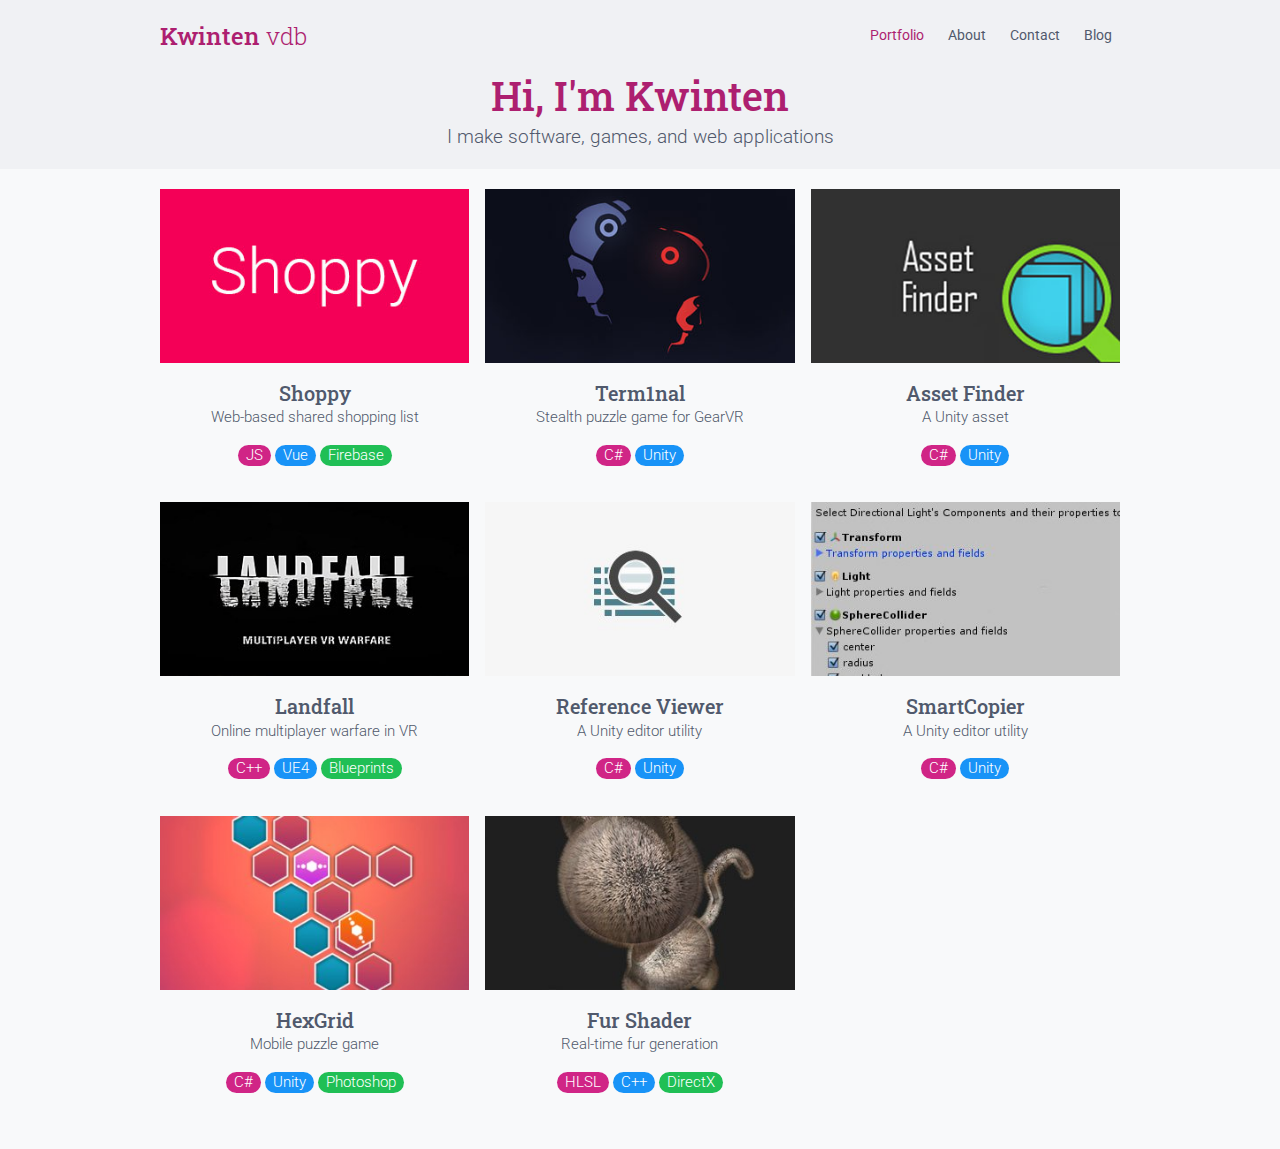
<file: index.html>
<!doctype html>
<html>
	<head>
		<title>Kwinten Van den Berghe</title>
		<meta name="description" content="" />
		<meta name="viewport" content="width=device-width, initial-scale=1.0">
		<link rel="stylesheet" href="/css/purified.css" />
		<link href="https://fonts.googleapis.com/css?family=Roboto:300,400|Roboto+Slab:300,400,700" rel="stylesheet" />
		
		<script src="/bundle.js" type="text/javascript"></script>
	
		<!-- Global Site Tag (gtag.js) - Google Analytics -->
		<script async src="https://www.googletagmanager.com/gtag/js?id=UA-107225758-1"></script>
	</head>	
	<body>
		<div class="hero-fill"></div>
		<div>
			<div class="section-hero">
				<div class="grid-lg container">
					<header class="navbar">
						<section class="navbar-section">
							<a href="/"><h4 class="serif">Kwinten <span class="light">vdb</span></h4></a>
						</section>
						<section class="navbar-section">
							<a href="/" class="btn btn-link active ">Portfolio</a>
							<a href="/about" class="btn btn-link ">About</a>
							<a href="/contact" class="btn btn-link ">Contact</a>
							<a href="/blog" class="btn btn-link ">Blog</a>
						</section>
					</header>
				</div>
			</div><div class="page-intro text-center">
	<h1 class="m-0">Hi, I'm Kwinten</h1>
	<h4 class="mb-0"><small>I make software, games, and web applications</small></h4>
</div>

<div class="section-projects">
	<div class="grid-lg container">
		<div class="section-page">
			<div class="columns">
					<div class="column col-xs-12 col-sm-6 col-md-4 col-4">
						<div class="card c-hand project-card">
							<a href="/projects/Shoppy">
								<div class="card-image">
									<img src="/assets/projects/Shoppy/thumb.jpg" class="img-responsive" alt="Project thumbnail">
								</div>
								<div class="card-header text-weight-light text-center">
									<div class="card-title serif h5">Shoppy</div>
									<div class="card-subtitle">Web-based shared shopping list</div>
								</div>
								<div class="card-footer text-weight-light text-center">
										<span class="label label-rounded label-primary-light">JS</span>
										<span class="label label-rounded label-secondary">Vue</span>
										<span class="label label-rounded label-success">Firebase</span>
								</div>
							</a>
						</div>
					</div>
					<div class="column col-xs-12 col-sm-6 col-md-4 col-4">
						<div class="card c-hand project-card">
							<a href="/projects/Term1nal">
								<div class="card-image">
									<img src="/assets/projects/Term1nal/thumb.jpg" class="img-responsive" alt="Project thumbnail">
								</div>
								<div class="card-header text-weight-light text-center">
									<div class="card-title serif h5">Term1nal</div>
									<div class="card-subtitle">Stealth puzzle game for GearVR</div>
								</div>
								<div class="card-footer text-weight-light text-center">
										<span class="label label-rounded label-primary-light">C#</span>
										<span class="label label-rounded label-secondary">Unity</span>
								</div>
							</a>
						</div>
					</div>
					<div class="column col-xs-12 col-sm-6 col-md-4 col-4">
						<div class="card c-hand project-card">
							<a href="/projects/Asset Finder">
								<div class="card-image">
									<img src="/assets/projects/Asset Finder/thumb.jpg" class="img-responsive" alt="Project thumbnail">
								</div>
								<div class="card-header text-weight-light text-center">
									<div class="card-title serif h5">Asset Finder</div>
									<div class="card-subtitle">A Unity asset</div>
								</div>
								<div class="card-footer text-weight-light text-center">
										<span class="label label-rounded label-primary-light">C#</span>
										<span class="label label-rounded label-secondary">Unity</span>
								</div>
							</a>
						</div>
					</div>
					<div class="column col-xs-12 col-sm-6 col-md-4 col-4">
						<div class="card c-hand project-card">
							<a href="/projects/Landfall">
								<div class="card-image">
									<img src="/assets/projects/Landfall/thumb.jpg" class="img-responsive" alt="Project thumbnail">
								</div>
								<div class="card-header text-weight-light text-center">
									<div class="card-title serif h5">Landfall</div>
									<div class="card-subtitle">Online multiplayer warfare in VR</div>
								</div>
								<div class="card-footer text-weight-light text-center">
										<span class="label label-rounded label-primary-light">C++</span>
										<span class="label label-rounded label-secondary">UE4</span>
										<span class="label label-rounded label-success">Blueprints</span>
								</div>
							</a>
						</div>
					</div>
					<div class="column col-xs-12 col-sm-6 col-md-4 col-4">
						<div class="card c-hand project-card">
							<a href="/projects/Reference Viewer">
								<div class="card-image">
									<img src="/assets/projects/Reference Viewer/thumb.jpg" class="img-responsive" alt="Project thumbnail">
								</div>
								<div class="card-header text-weight-light text-center">
									<div class="card-title serif h5">Reference Viewer</div>
									<div class="card-subtitle">A Unity editor utility</div>
								</div>
								<div class="card-footer text-weight-light text-center">
										<span class="label label-rounded label-primary-light">C#</span>
										<span class="label label-rounded label-secondary">Unity</span>
								</div>
							</a>
						</div>
					</div>
					<div class="column col-xs-12 col-sm-6 col-md-4 col-4">
						<div class="card c-hand project-card">
							<a href="/projects/SmartCopier">
								<div class="card-image">
									<img src="/assets/projects/SmartCopier/thumb.jpg" class="img-responsive" alt="Project thumbnail">
								</div>
								<div class="card-header text-weight-light text-center">
									<div class="card-title serif h5">SmartCopier</div>
									<div class="card-subtitle">A Unity editor utility</div>
								</div>
								<div class="card-footer text-weight-light text-center">
										<span class="label label-rounded label-primary-light">C#</span>
										<span class="label label-rounded label-secondary">Unity</span>
								</div>
							</a>
						</div>
					</div>
					<div class="column col-xs-12 col-sm-6 col-md-4 col-4">
						<div class="card c-hand project-card">
							<a href="/projects/HexGrid">
								<div class="card-image">
									<img src="/assets/projects/HexGrid/thumb.jpg" class="img-responsive" alt="Project thumbnail">
								</div>
								<div class="card-header text-weight-light text-center">
									<div class="card-title serif h5">HexGrid</div>
									<div class="card-subtitle">Mobile puzzle game</div>
								</div>
								<div class="card-footer text-weight-light text-center">
										<span class="label label-rounded label-primary-light">C#</span>
										<span class="label label-rounded label-secondary">Unity</span>
										<span class="label label-rounded label-success">Photoshop</span>
								</div>
							</a>
						</div>
					</div>
					<div class="column col-xs-12 col-sm-6 col-md-4 col-4">
						<div class="card c-hand project-card">
							<a href="/projects/Fur Shader">
								<div class="card-image">
									<img src="/assets/projects/Fur Shader/thumb.jpg" class="img-responsive" alt="Project thumbnail">
								</div>
								<div class="card-header text-weight-light text-center">
									<div class="card-title serif h5">Fur Shader</div>
									<div class="card-subtitle">Real-time fur generation</div>
								</div>
								<div class="card-footer text-weight-light text-center">
										<span class="label label-rounded label-primary-light">HLSL</span>
										<span class="label label-rounded label-secondary">C++</span>
										<span class="label label-rounded label-success">DirectX</span>
								</div>
							</a>
						</div>
					</div>
			</div>
		</div>
	</div>
</div>
		</div>
	</body>
</html>
</file>
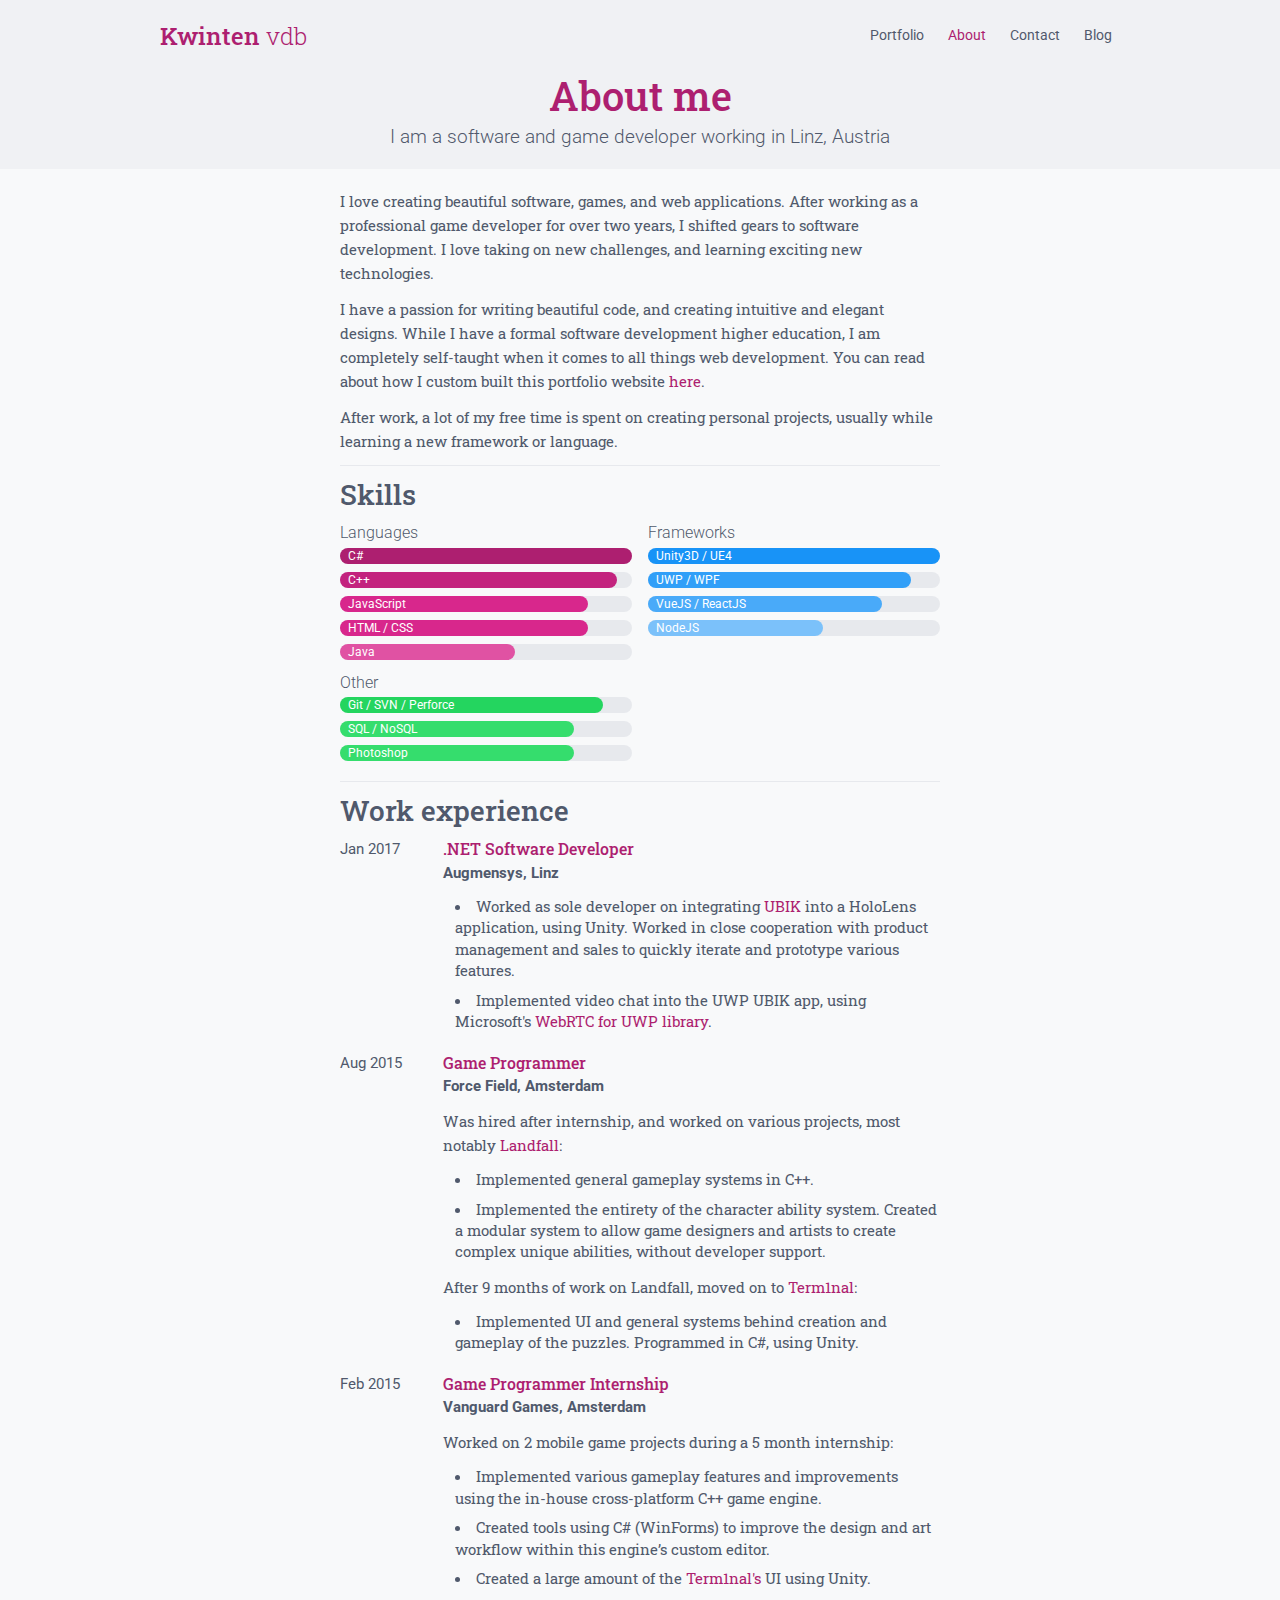
<file: about/index.html>
<!doctype html>
<html>
	<head>
		<title>About</title>
		<meta name="description" content="" />
		<meta name="viewport" content="width=device-width, initial-scale=1.0">
		<link rel="stylesheet" href="/css/purified.css" />
		<link href="https://fonts.googleapis.com/css?family=Roboto:300,400|Roboto+Slab:300,400,700" rel="stylesheet" />
		
		<script src="/bundle.js" type="text/javascript"></script>
	
		<!-- Global Site Tag (gtag.js) - Google Analytics -->
		<script async src="https://www.googletagmanager.com/gtag/js?id=UA-107225758-1"></script>
	</head>	
	<body>
		<div class="hero-fill"></div>
		<div>
			<div class="section-hero">
				<div class="grid-lg container">
					<header class="navbar">
						<section class="navbar-section">
							<a href="/"><h4 class="serif">Kwinten <span class="light">vdb</span></h4></a>
						</section>
						<section class="navbar-section">
							<a href="/" class="btn btn-link  ">Portfolio</a>
							<a href="/about" class="btn btn-link active">About</a>
							<a href="/contact" class="btn btn-link ">Contact</a>
							<a href="/blog" class="btn btn-link ">Blog</a>
						</section>
					</header>
				</div>
			</div><div class="page-intro text-center">
	<h1 class="m-0">About me</h1>
	<h4 class="mb-0"><small>I am a software and game developer working in Linz, Austria</small></h4>
</div>

<div class="section-page">
	<div class="grid-sm container">
		<!-- ### About me -->
<!-- <h4><small>I am a software and game developer working in Linz, Austria.</small></h4> -->
<p>I love creating beautiful software, games, and web applications. After working as a professional game developer for over two years, I shifted gears to software development. I love taking on new challenges, and learning exciting new technologies.</p>
<p>I have a passion for writing beautiful code, and creating intuitive and elegant designs. While I have a formal software development higher education, I am completely self-taught when it comes to all things web development. You can read about how I custom built this portfolio website <a href="/blogs/blog1">here</a>.</p>
<p>After work, a lot of my free time is spent on creating personal projects, usually while learning a new framework or language.</p>


		<p><div class="divider"></div></p>
		
		<h3 class="serif">Skills</h3>
		<div class="columns">
			<div class="column col-6">
				<h5><small>Languages</small></h5>
				<div class="bar">
					<div class="bar-item bar-item-primary-100" role="progressbar" style="width: 100%">
						<div class="bar-label">C#</div>
					</div>
				</div>				<div class="bar">
					<div class="bar-item bar-item-primary-90" role="progressbar" style="width: 95%">
						<div class="bar-label">C++</div>
					</div>
				</div>				<div class="bar">
					<div class="bar-item bar-item-primary-80" role="progressbar" style="width: 85%">
						<div class="bar-label">JavaScript</div>
					</div>
				</div>				<div class="bar">
					<div class="bar-item bar-item-primary-80" role="progressbar" style="width: 85%">
						<div class="bar-label">HTML / CSS</div>
					</div>
				</div>				<div class="bar">
					<div class="bar-item bar-item-primary-60" role="progressbar" style="width: 60%">
						<div class="bar-label">Java</div>
					</div>
				</div>			</div>
			<div class="column col-6">
				<h5><small>Frameworks</small></h5>
				<div class="bar">
					<div class="bar-item bar-item-secondary-100" role="progressbar" style="width: 100%">
						<div class="bar-label">Unity3D / UE4</div>
					</div>
				</div>				<div class="bar">
					<div class="bar-item bar-item-secondary-90" role="progressbar" style="width: 90%">
						<div class="bar-label">UWP / WPF</div>
					</div>
				</div>				<div class="bar">
					<div class="bar-item bar-item-secondary-80" role="progressbar" style="width: 80%">
						<div class="bar-label">VueJS / ReactJS</div>
					</div>
				</div>				<div class="bar">
					<div class="bar-item bar-item-secondary-60" role="progressbar" style="width: 60%">
						<div class="bar-label">NodeJS</div>
					</div>
				</div>			</div>
			<div class="column col-6">
				<h5><small>Other</small></h5>
				<div class="bar">
					<div class="bar-item bar-item-success-90" role="progressbar" style="width: 90%">
						<div class="bar-label">Git / SVN / Perforce</div>
					</div>
				</div>				<div class="bar">
					<div class="bar-item bar-item-success-80" role="progressbar" style="width: 80%">
						<div class="bar-label">SQL / NoSQL</div>
					</div>
				</div>				<div class="bar">
					<div class="bar-item bar-item-success-80" role="progressbar" style="width: 80%">
						<div class="bar-label">Photoshop</div>
					</div>
				</div>			</div>
		</div>
		
		<p><div class="divider"></div></p>
		<h3 class="serif">Work experience</h3>
		<p></p>

		<div>
				<div class="columns mb-2">
					<div class="column col-2">
						<div class="">Jan 2017</div>
					</div>
					<div class="column col-10">
						<h6>
							<span class="text-primary">.NET Software Developer</span>
						</h6>
						<div class="text-bold mb-3">Augmensys, Linz</div>
						<ul>
				<li>Worked as sole developer on integrating <a href="http://www.augmensys.com/en/">UBIK</a> into a HoloLens application, using Unity. Worked in close cooperation with product management and sales to quickly iterate and prototype various features.</li>
				<li>Implemented video chat into the UWP UBIK app, using Microsoft&#39;s <a href="https://github.com/webrtc-uwp">WebRTC for UWP library</a>.</li>
				</ul>
				
					</div>
				</div>				<div class="columns mb-2">
					<div class="column col-2">
						<div class="">Aug 2015</div>
					</div>
					<div class="column col-10">
						<h6>
							<span class="text-primary">Game Programmer</span>
						</h6>
						<div class="text-bold mb-3">Force Field, Amsterdam</div>
						<p>Was hired after internship, and worked on various projects, most notably <a href="/projects/Landfall">Landfall</a>:
				<!-- * Developed a networked multiplayer game prototype for the HTC Vive using Unreal Engine 4. -->
				<!-- * Did R&D towards combining VR and AR technologies to bring motion tracking to Gear VR. --></p>
				<!-- After a short productive time within this team, moved to the main game project, [Landfall](/projects/Landfall): -->
				<ul>
				<li>Implemented general gameplay systems in C++.</li>
				<li>Implemented the entirety of the character ability system. Created a modular system to allow game designers and artists to create complex unique abilities, without developer support.</li>
				</ul>
				<p>After 9 months of work on Landfall, moved on to <a href="/projects/Term1nal">Term1nal</a>:</p>
				<ul>
				<li>Implemented UI and general systems behind creation and gameplay of the puzzles. Programmed in C#, using Unity.</li>
				</ul>
				
					</div>
				</div>				<div class="columns mb-2">
					<div class="column col-2">
						<div class="">Feb 2015</div>
					</div>
					<div class="column col-10">
						<h6>
							<span class="text-primary">Game Programmer Internship</span>
						</h6>
						<div class="text-bold mb-3">Vanguard Games, Amsterdam</div>
						<p>Worked on 2 mobile game projects during a 5 month internship:</p>
				<ul>
				<li>Implemented various gameplay features and improvements using the in-house cross-platform C++
				game engine.</li>
				<li>Created tools using C# (WinForms) to improve the design and art workflow within this
				engine’s custom editor.</li>
				<li>Created a large amount of the <a href="/projects/Term1nal">Term1nal&#39;s</a> UI using Unity.</li>
				</ul>
				
					</div>
				</div>		</div>
	</div>
</div>
		</div>
	</body>
</html>
</file>
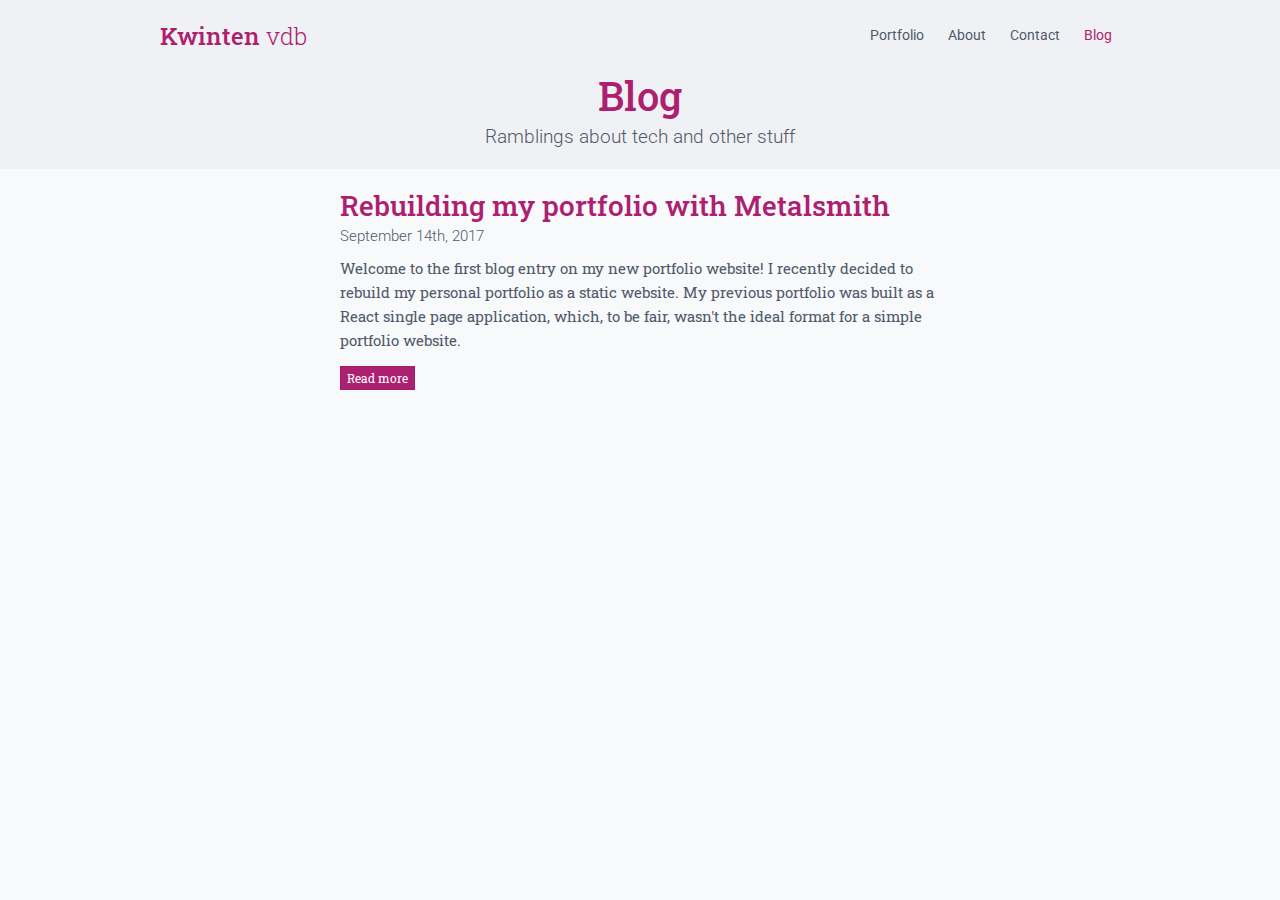
<file: blog/index.html>
<!doctype html>
<html>
	<head>
		<title>Blog</title>
		<meta name="description" content="" />
		<meta name="viewport" content="width=device-width, initial-scale=1.0">
		<link rel="stylesheet" href="/css/purified.css" />
		<link href="https://fonts.googleapis.com/css?family=Roboto:300,400|Roboto+Slab:300,400,700" rel="stylesheet" />
		
		<script src="/bundle.js" type="text/javascript"></script>
	
		<!-- Global Site Tag (gtag.js) - Google Analytics -->
		<script async src="https://www.googletagmanager.com/gtag/js?id=UA-107225758-1"></script>
	</head>	
	<body>
		<div class="hero-fill"></div>
		<div>
			<div class="section-hero">
				<div class="grid-lg container">
					<header class="navbar">
						<section class="navbar-section">
							<a href="/"><h4 class="serif">Kwinten <span class="light">vdb</span></h4></a>
						</section>
						<section class="navbar-section">
							<a href="/" class="btn btn-link  ">Portfolio</a>
							<a href="/about" class="btn btn-link ">About</a>
							<a href="/contact" class="btn btn-link ">Contact</a>
							<a href="/blog" class="btn btn-link active">Blog</a>
						</section>
					</header>
				</div>
			</div><div class="page-intro text-center">
	<h1 class="m-0">Blog</h1>
	<h4 class="mb-0"><small>Ramblings about tech and other stuff</small></h4>
</div>

<div class="section-page">
	<div class="grid-sm container serif">
			<a href="/blog/1/rebuilding-my-portfolio-with-metalsmith"><h3 class="serif text-primary mb-1">Rebuilding my portfolio with Metalsmith</h3></a>
			<div class="text-weight-light sans mb-2">September 14th, 2017</div>
			<p>Welcome to the first blog entry on my new portfolio website!
			I recently decided to rebuild my personal portfolio as a static website. My previous portfolio was built as a React single page application, which, to be fair, wasn&#39;t the ideal format for a simple portfolio website.</p>
			
			<p><a href="/blog/1/rebuilding-my-portfolio-with-metalsmith"><button class="btn btn-primary btn-sm">Read more</button></a></p>	</div>
</div>
		</div>
	</body>
</html>
</file>
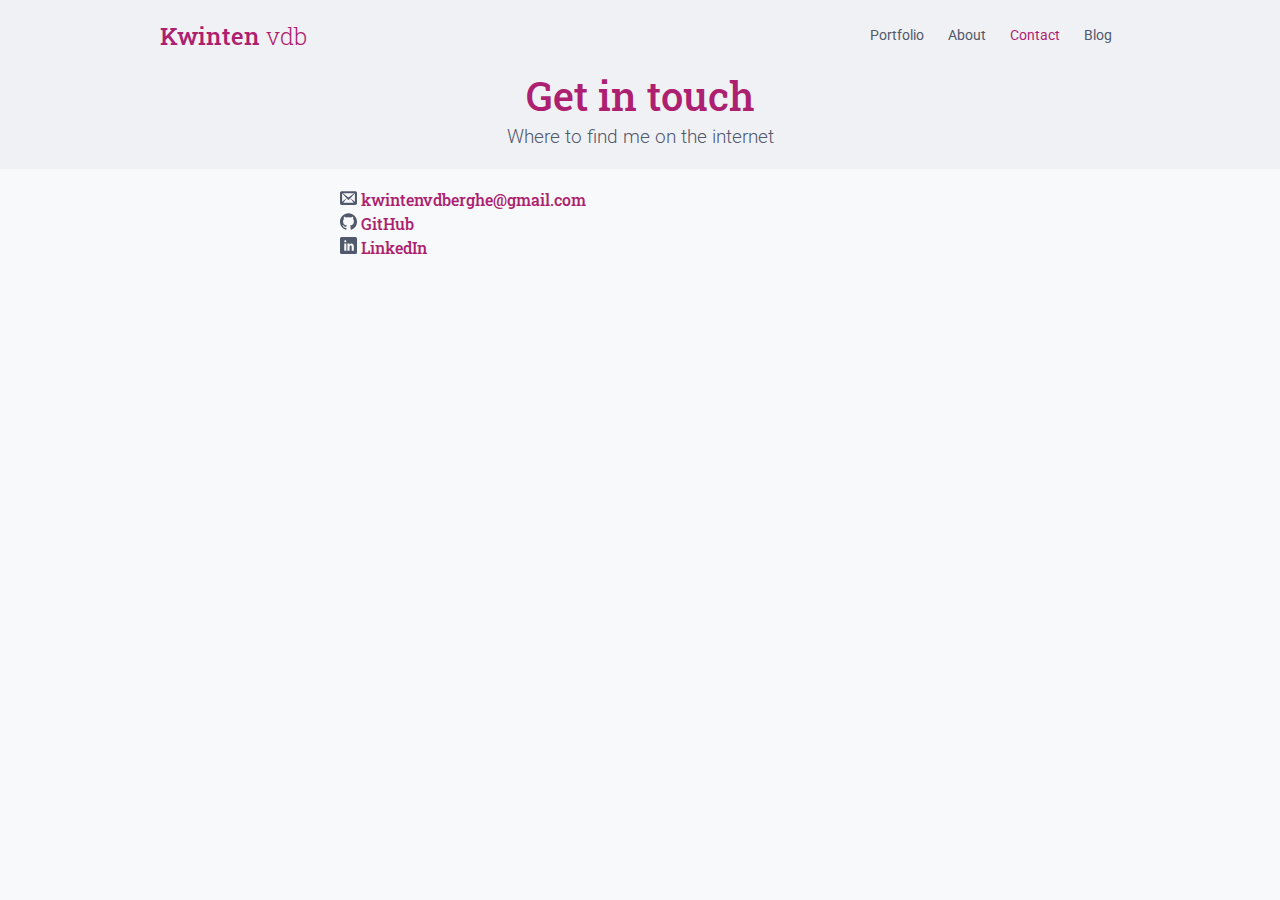
<file: contact/index.html>
<!doctype html>
<html>
	<head>
		<title>Contact</title>
		<meta name="description" content="" />
		<meta name="viewport" content="width=device-width, initial-scale=1.0">
		<link rel="stylesheet" href="/css/purified.css" />
		<link href="https://fonts.googleapis.com/css?family=Roboto:300,400|Roboto+Slab:300,400,700" rel="stylesheet" />
		
		<script src="/bundle.js" type="text/javascript"></script>
	
		<!-- Global Site Tag (gtag.js) - Google Analytics -->
		<script async src="https://www.googletagmanager.com/gtag/js?id=UA-107225758-1"></script>
	</head>	
	<body>
		<div class="hero-fill"></div>
		<div>
			<div class="section-hero">
				<div class="grid-lg container">
					<header class="navbar">
						<section class="navbar-section">
							<a href="/"><h4 class="serif">Kwinten <span class="light">vdb</span></h4></a>
						</section>
						<section class="navbar-section">
							<a href="/" class="btn btn-link  ">Portfolio</a>
							<a href="/about" class="btn btn-link ">About</a>
							<a href="/contact" class="btn btn-link active">Contact</a>
							<a href="/blog" class="btn btn-link ">Blog</a>
						</section>
					</header>
				</div>
			</div><div class="page-intro text-center">
	<h1 class="m-0">Get in touch</h1>
	<h4 class="mb-0"><small>Where to find me on the internet</small></h4>
</div>

<div class="section-page">
	<div class="grid-sm container serif">
		<h6><img src="/assets/envelop.svg" width="17" height="17"> <a href="mailto:kwintenvdberghe@gmail.com">kwintenvdberghe@gmail.com</a></h6>
<h6><img src="/assets/github.svg" width="17" height="17"> <a href="https://github.com/Kwintenvdb">GitHub</a></h6>
<h6><img src="/assets/linkedin.svg" width="17" height="17"> <a href="https://www.linkedin.com/in/kwinten-van-den-berghe-239b128b">LinkedIn</a></h6>

<!-- ### Resume

You can view my resume in pdf form [here](http://kwintenvdb.com/pdf/Resume.pdf). -->
	</div>
</div>
		</div>
	</body>
</html>
</file>
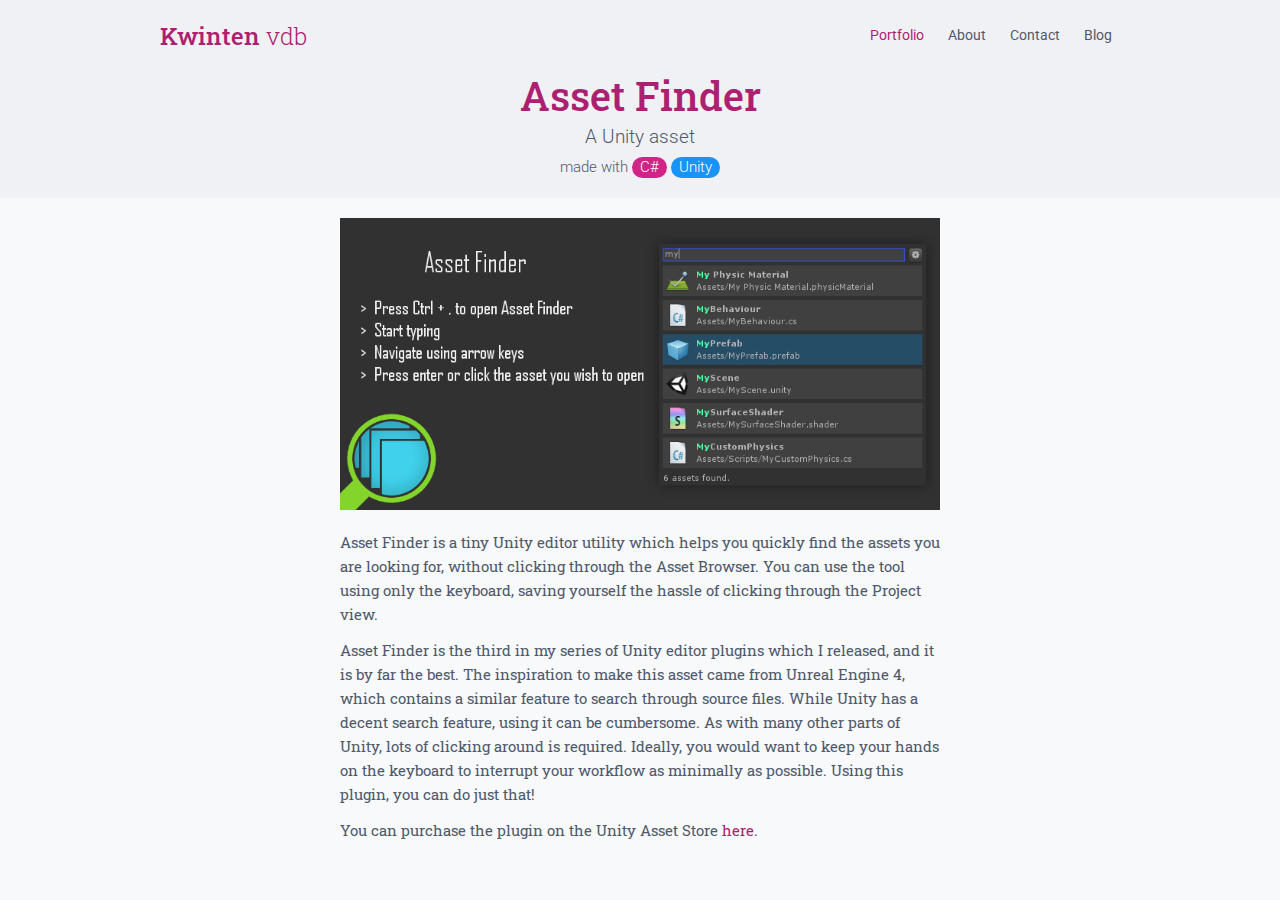
<file: projects/Asset Finder/index.html>
<!doctype html>
<html>
	<head>
		<title>Asset Finder</title>
		<meta name="description" content="A Unity asset" />
		<meta name="viewport" content="width=device-width, initial-scale=1.0">
		<link rel="stylesheet" href="/css/purified.css" />
		<link href="https://fonts.googleapis.com/css?family=Roboto:300,400|Roboto+Slab:300,400,700" rel="stylesheet" />
		
		<script src="/bundle.js" type="text/javascript"></script>
	
		<!-- Global Site Tag (gtag.js) - Google Analytics -->
		<script async src="https://www.googletagmanager.com/gtag/js?id=UA-107225758-1"></script>
	</head>	
	<body>
		<div class="hero-fill"></div>
		<div>
			<div class="section-hero">
				<div class="grid-lg container">
					<header class="navbar">
						<section class="navbar-section">
							<a href="/"><h4 class="serif">Kwinten <span class="light">vdb</span></h4></a>
						</section>
						<section class="navbar-section">
							<a href="/" class="btn btn-link  active">Portfolio</a>
							<a href="/about" class="btn btn-link ">About</a>
							<a href="/contact" class="btn btn-link ">Contact</a>
							<a href="/blog" class="btn btn-link ">Blog</a>
						</section>
					</header>
				</div>
			</div><div class="page-intro text-center">
	<h1 class="m-0">Asset Finder</h1>
	<h4 class="mb-2"><small>A Unity asset</small></h4>
	<div class="text-weight-light">
		made with
			<span class="label label-rounded label-primary-light">C#</span>
			<span class="label label-rounded label-secondary">Unity</span>
	</div>
</div>

<div class="section-page">
	<div class="grid-sm container">
		<div id="img-carousel">
				<img src=/assets/projects/Asset%20Finder/screenshot1.png class="img-responsive project-img" >
				<img src=/assets/projects/Asset%20Finder/screenshot2.png class="img-responsive project-img" style="display: none">
				<img src=/assets/projects/Asset%20Finder/screenshot3.png class="img-responsive project-img" style="display: none">
		</div>
		<p>Asset Finder is a tiny Unity editor utility which helps you quickly find the assets you are looking for, without clicking through the Asset Browser. You can use the tool using only the keyboard, saving yourself the hassle of clicking through the Project view.</p>
<p>Asset Finder is the third in my series of Unity editor plugins which I released, and it is by far the best. The inspiration to make this asset came from Unreal Engine 4, which contains a similar feature to search through source files. While Unity has a decent search feature, using it can be cumbersome. As with many other parts of Unity, lots of clicking around is required. Ideally, you would want to keep your hands on the keyboard to interrupt your workflow as minimally as possible. Using this plugin, you can do just that!</p>
<p>You can purchase the plugin on the Unity Asset Store <a href="https://assetstore.unity.com/packages/tools/utilities/asset-finder-78678">here</a>.</p>

	</div>
</div>
		</div>
	</body>
</html>
</file>
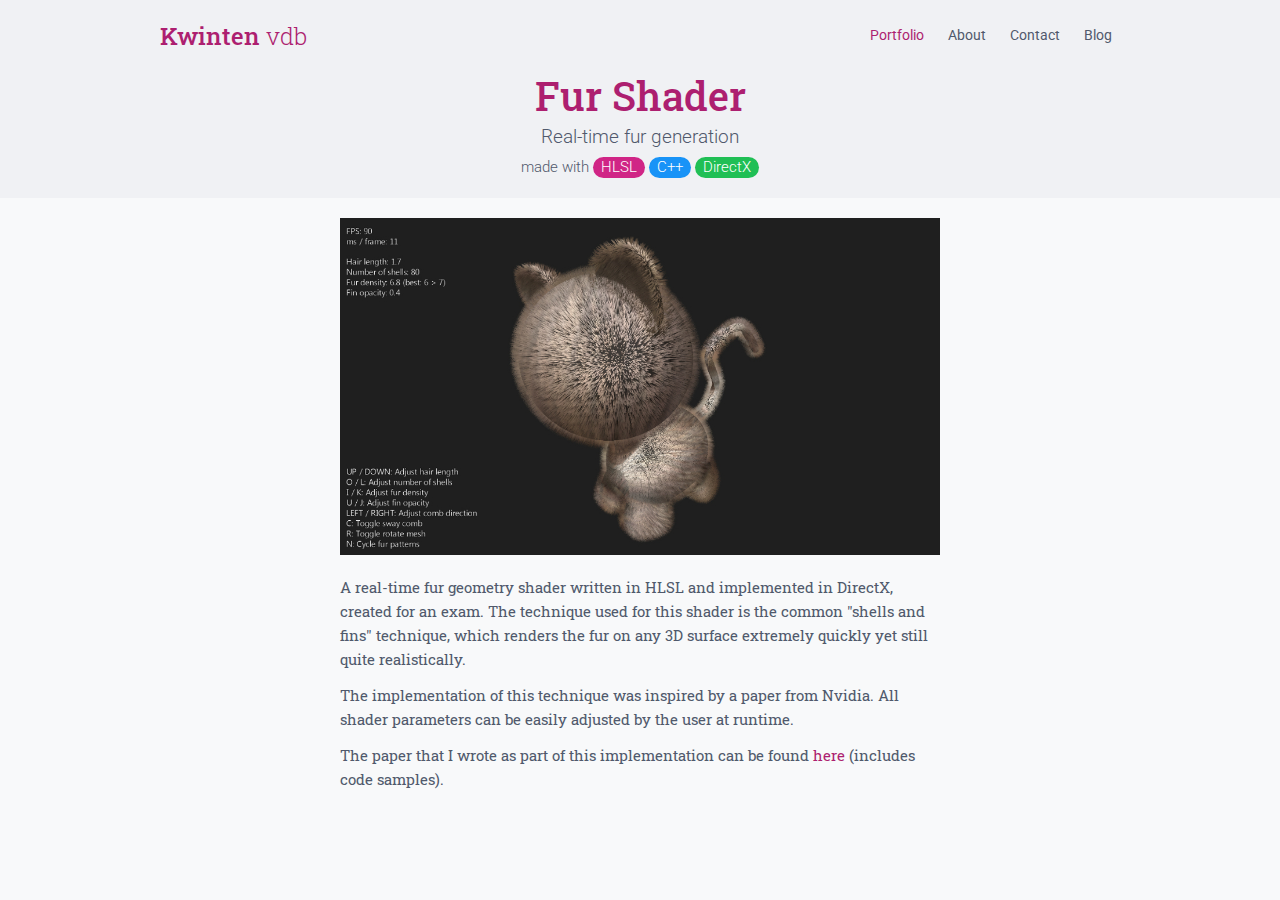
<file: projects/Fur Shader/index.html>
<!doctype html>
<html>
	<head>
		<title>Fur Shader</title>
		<meta name="description" content="Real-time fur generation" />
		<meta name="viewport" content="width=device-width, initial-scale=1.0">
		<link rel="stylesheet" href="/css/purified.css" />
		<link href="https://fonts.googleapis.com/css?family=Roboto:300,400|Roboto+Slab:300,400,700" rel="stylesheet" />
		
		<script src="/bundle.js" type="text/javascript"></script>
	
		<!-- Global Site Tag (gtag.js) - Google Analytics -->
		<script async src="https://www.googletagmanager.com/gtag/js?id=UA-107225758-1"></script>
	</head>	
	<body>
		<div class="hero-fill"></div>
		<div>
			<div class="section-hero">
				<div class="grid-lg container">
					<header class="navbar">
						<section class="navbar-section">
							<a href="/"><h4 class="serif">Kwinten <span class="light">vdb</span></h4></a>
						</section>
						<section class="navbar-section">
							<a href="/" class="btn btn-link  active">Portfolio</a>
							<a href="/about" class="btn btn-link ">About</a>
							<a href="/contact" class="btn btn-link ">Contact</a>
							<a href="/blog" class="btn btn-link ">Blog</a>
						</section>
					</header>
				</div>
			</div><div class="page-intro text-center">
	<h1 class="m-0">Fur Shader</h1>
	<h4 class="mb-2"><small>Real-time fur generation</small></h4>
	<div class="text-weight-light">
		made with
			<span class="label label-rounded label-primary-light">HLSL</span>
			<span class="label label-rounded label-secondary">C++</span>
			<span class="label label-rounded label-success">DirectX</span>
	</div>
</div>

<div class="section-page">
	<div class="grid-sm container">
		<div id="img-carousel">
				<img src=/assets/projects/Fur%20Shader/fur1.jpg class="img-responsive project-img" >
				<img src=/assets/projects/Fur%20Shader/fur2.jpg class="img-responsive project-img" style="display: none">
				<img src=/assets/projects/Fur%20Shader/fur3.jpg class="img-responsive project-img" style="display: none">
		</div>
		<p>A real-time fur geometry shader written in HLSL and implemented in DirectX, created for an exam. The technique used for this shader is the common &quot;shells and fins&quot; technique, which renders the fur on any 3D surface extremely quickly yet still quite realistically.</p>
<p>The implementation of this technique was inspired by a paper from Nvidia. All shader parameters can be easily adjusted by the user at runtime.</p>
<p>The paper that I wrote as part of this implementation can be found <a href="http://kwintenvdb.com/pdf/Fur%20Geometry%20Shader.pdf">here</a> (includes code samples).</p>

	</div>
</div>
		</div>
	</body>
</html>
</file>
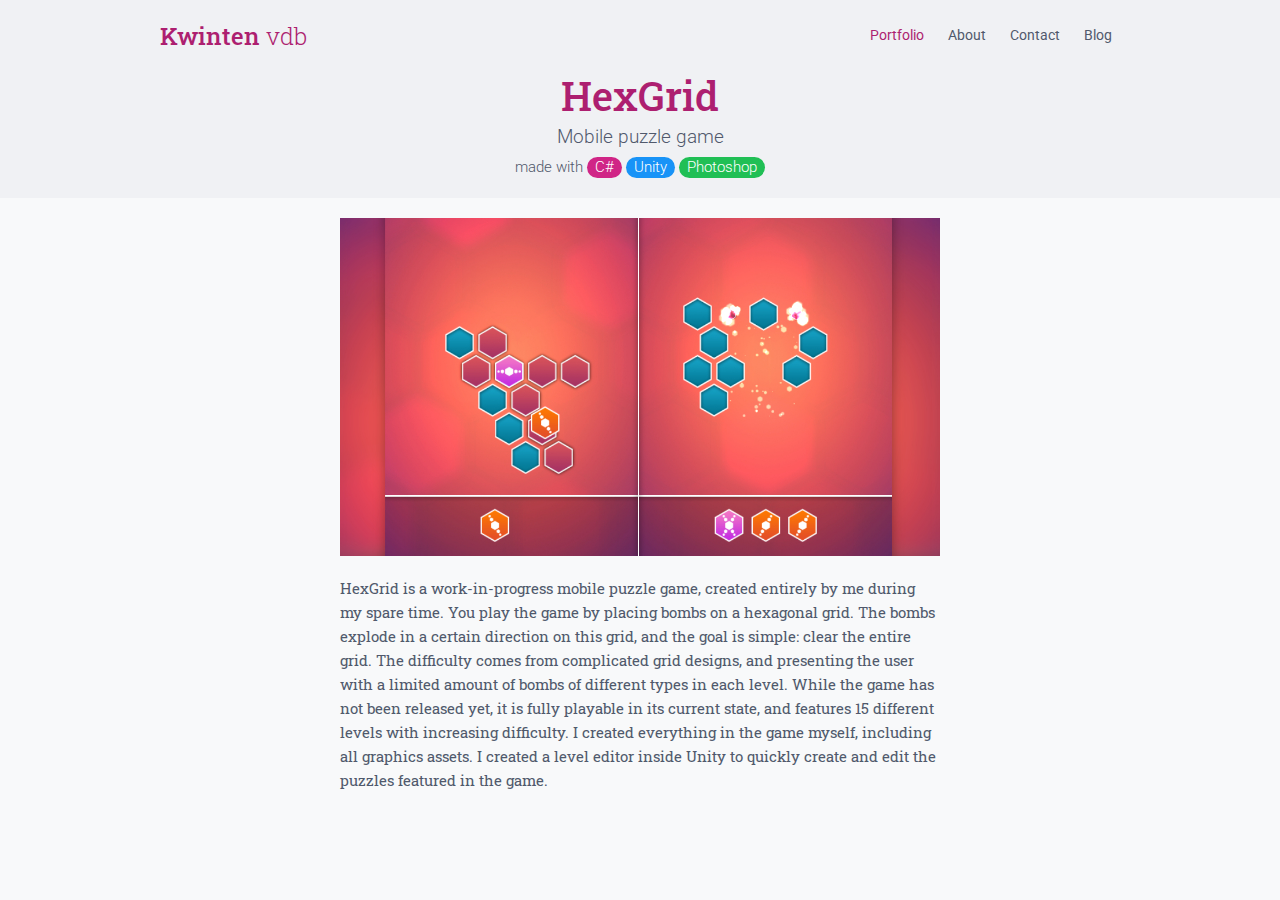
<file: projects/HexGrid/index.html>
<!doctype html>
<html>
	<head>
		<title>HexGrid</title>
		<meta name="description" content="Mobile puzzle game" />
		<meta name="viewport" content="width=device-width, initial-scale=1.0">
		<link rel="stylesheet" href="/css/purified.css" />
		<link href="https://fonts.googleapis.com/css?family=Roboto:300,400|Roboto+Slab:300,400,700" rel="stylesheet" />
		
		<script src="/bundle.js" type="text/javascript"></script>
	
		<!-- Global Site Tag (gtag.js) - Google Analytics -->
		<script async src="https://www.googletagmanager.com/gtag/js?id=UA-107225758-1"></script>
	</head>	
	<body>
		<div class="hero-fill"></div>
		<div>
			<div class="section-hero">
				<div class="grid-lg container">
					<header class="navbar">
						<section class="navbar-section">
							<a href="/"><h4 class="serif">Kwinten <span class="light">vdb</span></h4></a>
						</section>
						<section class="navbar-section">
							<a href="/" class="btn btn-link  active">Portfolio</a>
							<a href="/about" class="btn btn-link ">About</a>
							<a href="/contact" class="btn btn-link ">Contact</a>
							<a href="/blog" class="btn btn-link ">Blog</a>
						</section>
					</header>
				</div>
			</div><div class="page-intro text-center">
	<h1 class="m-0">HexGrid</h1>
	<h4 class="mb-2"><small>Mobile puzzle game</small></h4>
	<div class="text-weight-light">
		made with
			<span class="label label-rounded label-primary-light">C#</span>
			<span class="label label-rounded label-secondary">Unity</span>
			<span class="label label-rounded label-success">Photoshop</span>
	</div>
</div>

<div class="section-page">
	<div class="grid-sm container">
		<div id="img-carousel">
				<img src=/assets/projects/HexGrid/screenshot.jpg class="img-responsive project-img" >
		</div>
		<p>HexGrid is a work-in-progress mobile puzzle game, created entirely by me during my spare time. You play the game by placing bombs on a hexagonal grid. The bombs explode in a certain direction on this grid, and the goal is simple: clear the entire grid. The difficulty comes from complicated grid designs, and presenting the user with a limited amount of bombs of different types in each level. While the game has not been released yet, it is fully playable in its current state, and features 15 different levels with increasing difficulty.
I created everything in the game myself, including all graphics assets. I created a level editor inside Unity to quickly create and edit the puzzles featured in the game.</p>

	</div>
</div>
		</div>
	</body>
</html>
</file>
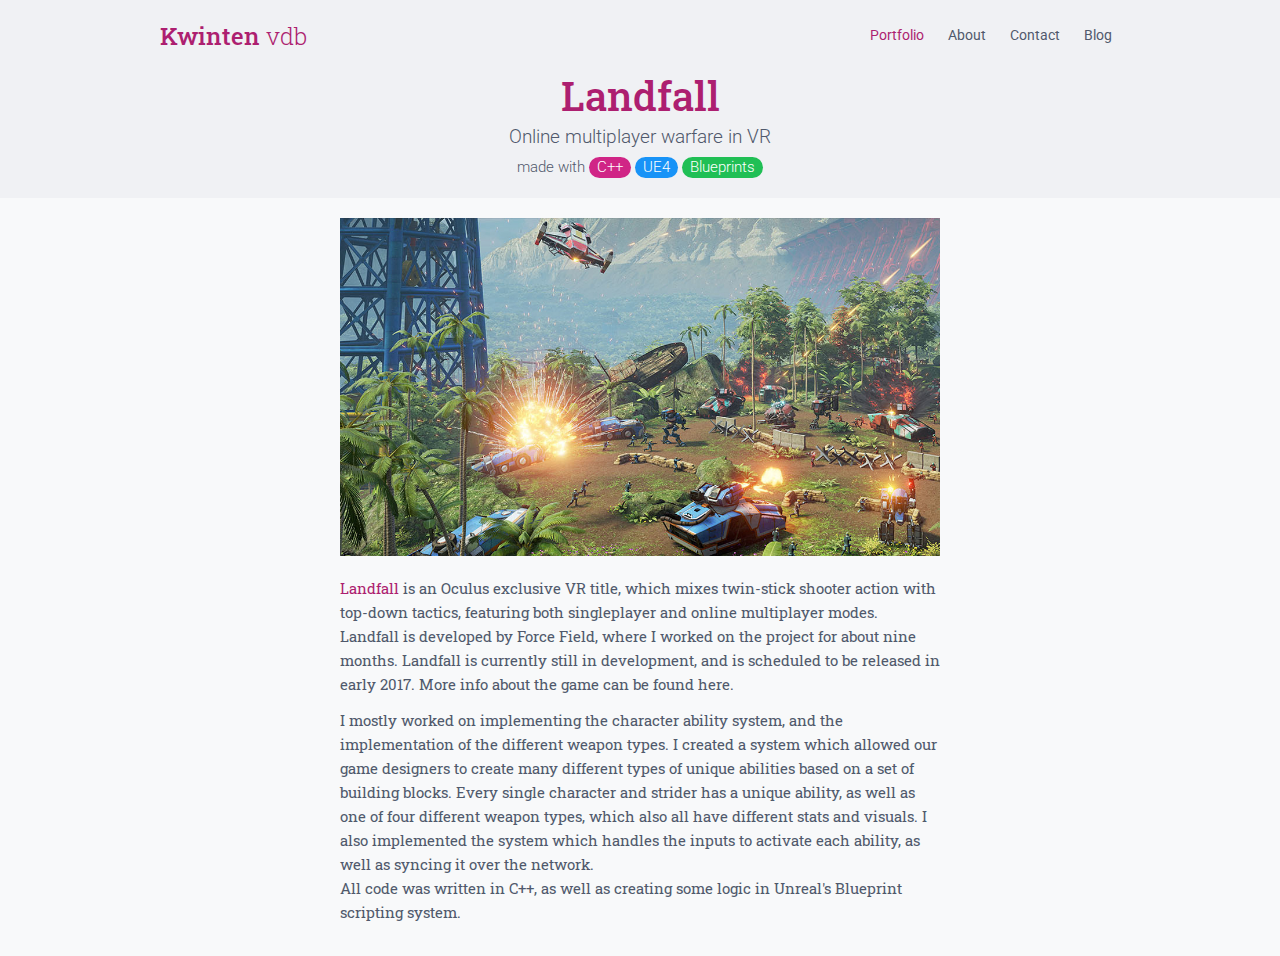
<file: projects/Landfall/index.html>
<!doctype html>
<html>
	<head>
		<title>Landfall</title>
		<meta name="description" content="Online multiplayer warfare in VR" />
		<meta name="viewport" content="width=device-width, initial-scale=1.0">
		<link rel="stylesheet" href="/css/purified.css" />
		<link href="https://fonts.googleapis.com/css?family=Roboto:300,400|Roboto+Slab:300,400,700" rel="stylesheet" />
		
		<script src="/bundle.js" type="text/javascript"></script>
	
		<!-- Global Site Tag (gtag.js) - Google Analytics -->
		<script async src="https://www.googletagmanager.com/gtag/js?id=UA-107225758-1"></script>
	</head>	
	<body>
		<div class="hero-fill"></div>
		<div>
			<div class="section-hero">
				<div class="grid-lg container">
					<header class="navbar">
						<section class="navbar-section">
							<a href="/"><h4 class="serif">Kwinten <span class="light">vdb</span></h4></a>
						</section>
						<section class="navbar-section">
							<a href="/" class="btn btn-link  active">Portfolio</a>
							<a href="/about" class="btn btn-link ">About</a>
							<a href="/contact" class="btn btn-link ">Contact</a>
							<a href="/blog" class="btn btn-link ">Blog</a>
						</section>
					</header>
				</div>
			</div><div class="page-intro text-center">
	<h1 class="m-0">Landfall</h1>
	<h4 class="mb-2"><small>Online multiplayer warfare in VR</small></h4>
	<div class="text-weight-light">
		made with
			<span class="label label-rounded label-primary-light">C++</span>
			<span class="label label-rounded label-secondary">UE4</span>
			<span class="label label-rounded label-success">Blueprints</span>
	</div>
</div>

<div class="section-page">
	<div class="grid-sm container">
		<div id="img-carousel">
				<img src=/assets/projects/Landfall/screenshot1.jpg class="img-responsive project-img" >
				<img src=/assets/projects/Landfall/screenshot2.jpg class="img-responsive project-img" style="display: none">
				<img src=/assets/projects/Landfall/screenshot3.jpg class="img-responsive project-img" style="display: none">
		</div>
		<p><a href="http://landfallgame.com/">Landfall</a> is an Oculus exclusive VR title, which mixes twin-stick shooter action with top-down tactics, featuring both singleplayer and online multiplayer modes. Landfall is developed by Force Field, where I worked on the project for about nine months. Landfall is currently still in development, and is scheduled to be released in early 2017. More info about the game can be found here.</p>
<p>I mostly worked on implementing the character ability system, and the implementation of the different weapon types. I created a system which allowed our game designers to create many different types of unique abilities based on a set of building blocks. Every single character and strider has a unique ability, as well as one of four different weapon types, which also all have different stats and visuals. I also implemented the system which handles the inputs to activate each ability, as well as syncing it over the network.<br>All code was written in C++, as well as creating some logic in Unreal&#39;s Blueprint scripting system.</p>

	</div>
</div>
		</div>
	</body>
</html>
</file>
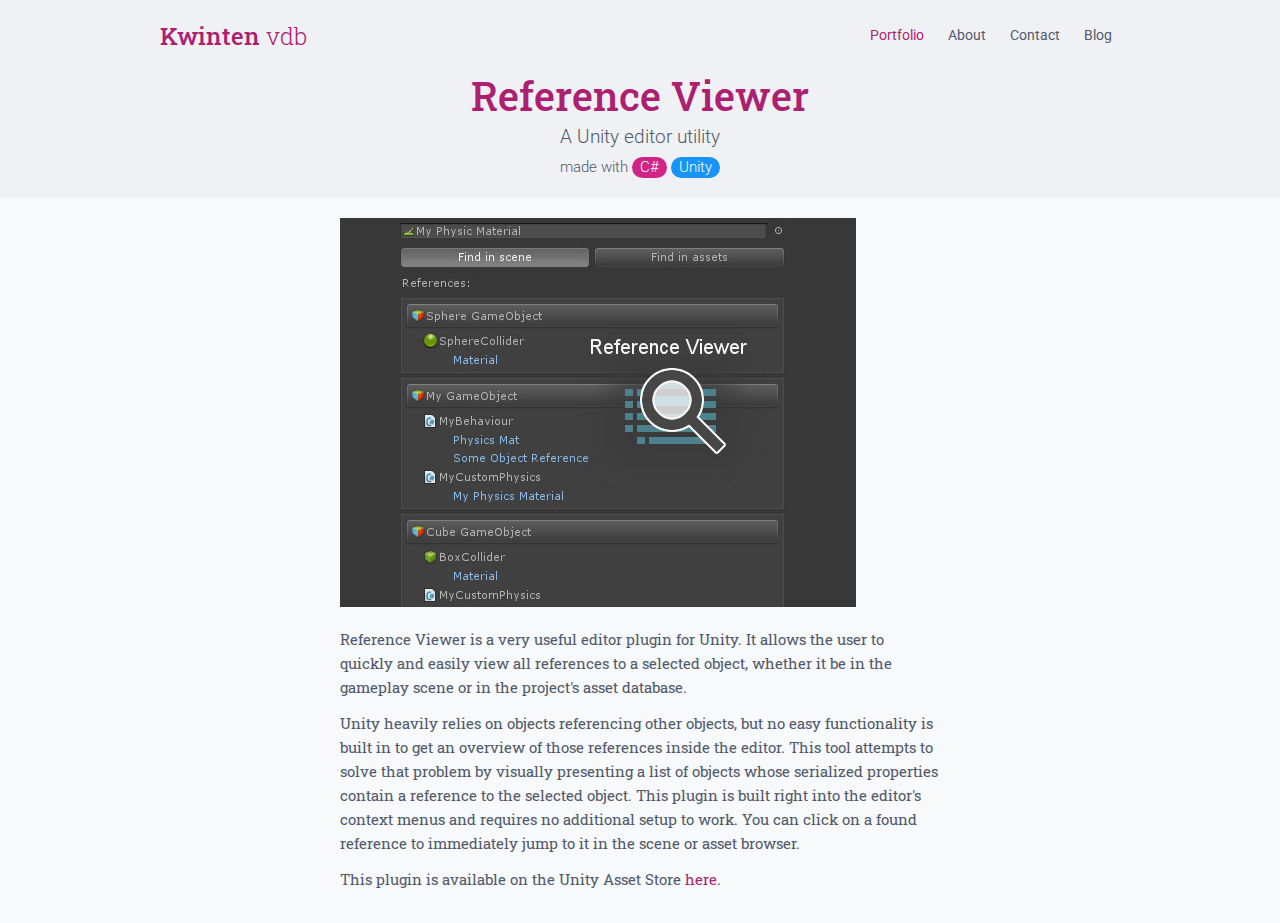
<file: projects/Reference Viewer/index.html>
<!doctype html>
<html>
	<head>
		<title>Reference Viewer</title>
		<meta name="description" content="A Unity editor utility" />
		<meta name="viewport" content="width=device-width, initial-scale=1.0">
		<link rel="stylesheet" href="/css/purified.css" />
		<link href="https://fonts.googleapis.com/css?family=Roboto:300,400|Roboto+Slab:300,400,700" rel="stylesheet" />
		
		<script src="/bundle.js" type="text/javascript"></script>
	
		<!-- Global Site Tag (gtag.js) - Google Analytics -->
		<script async src="https://www.googletagmanager.com/gtag/js?id=UA-107225758-1"></script>
	</head>	
	<body>
		<div class="hero-fill"></div>
		<div>
			<div class="section-hero">
				<div class="grid-lg container">
					<header class="navbar">
						<section class="navbar-section">
							<a href="/"><h4 class="serif">Kwinten <span class="light">vdb</span></h4></a>
						</section>
						<section class="navbar-section">
							<a href="/" class="btn btn-link  active">Portfolio</a>
							<a href="/about" class="btn btn-link ">About</a>
							<a href="/contact" class="btn btn-link ">Contact</a>
							<a href="/blog" class="btn btn-link ">Blog</a>
						</section>
					</header>
				</div>
			</div><div class="page-intro text-center">
	<h1 class="m-0">Reference Viewer</h1>
	<h4 class="mb-2"><small>A Unity editor utility</small></h4>
	<div class="text-weight-light">
		made with
			<span class="label label-rounded label-primary-light">C#</span>
			<span class="label label-rounded label-secondary">Unity</span>
	</div>
</div>

<div class="section-page">
	<div class="grid-sm container">
		<div id="img-carousel">
				<img src=/assets/projects/Reference%20Viewer/screenshot1.jpg class="img-responsive project-img" >
		</div>
		<p>Reference Viewer is a very useful editor plugin for Unity. It allows the user to quickly and easily view all references to a selected object, whether it be in the gameplay scene or in the project&#39;s asset database.</p>
<p>Unity heavily relies on objects referencing other objects, but no easy functionality is built in to get an overview of those references inside the editor. This tool attempts to solve that problem by visually presenting a list of objects whose serialized properties contain a reference to the selected object.
This plugin is built right into the editor&#39;s context menus and requires no additional setup to work. You can click on a found reference to immediately jump to it in the scene or asset browser.</p>
<p>This plugin is available on the Unity Asset Store <a href="https://assetstore.unity.com/packages/tools/utilities/reference-viewer-73961">here</a>.</p>

	</div>
</div>
		</div>
	</body>
</html>
</file>
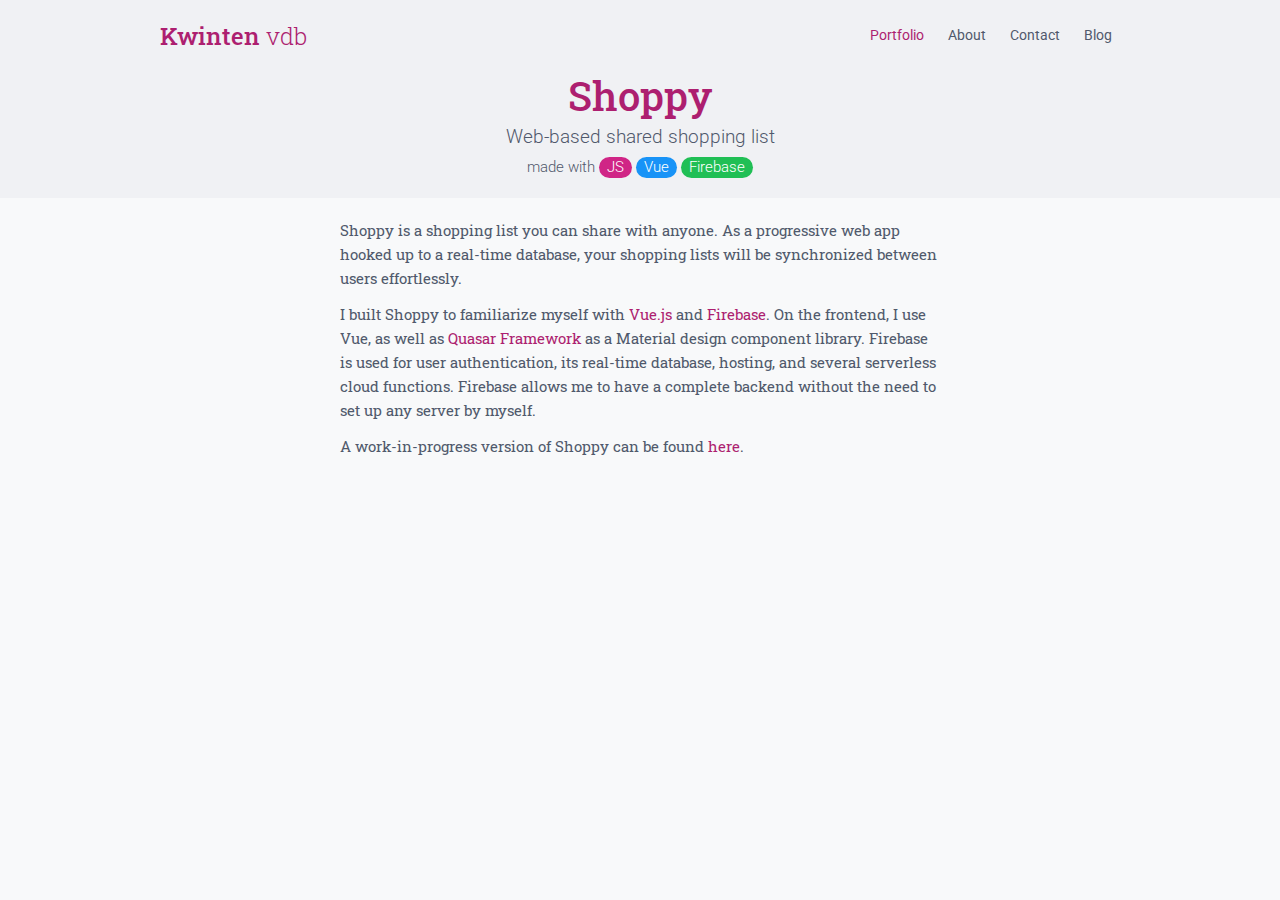
<file: projects/Shoppy/index.html>
<!doctype html>
<html>
	<head>
		<title>Shoppy</title>
		<meta name="description" content="Web-based shared shopping list" />
		<meta name="viewport" content="width=device-width, initial-scale=1.0">
		<link rel="stylesheet" href="/css/purified.css" />
		<link href="https://fonts.googleapis.com/css?family=Roboto:300,400|Roboto+Slab:300,400,700" rel="stylesheet" />
		
		<script src="/bundle.js" type="text/javascript"></script>
	
		<!-- Global Site Tag (gtag.js) - Google Analytics -->
		<script async src="https://www.googletagmanager.com/gtag/js?id=UA-107225758-1"></script>
	</head>	
	<body>
		<div class="hero-fill"></div>
		<div>
			<div class="section-hero">
				<div class="grid-lg container">
					<header class="navbar">
						<section class="navbar-section">
							<a href="/"><h4 class="serif">Kwinten <span class="light">vdb</span></h4></a>
						</section>
						<section class="navbar-section">
							<a href="/" class="btn btn-link  active">Portfolio</a>
							<a href="/about" class="btn btn-link ">About</a>
							<a href="/contact" class="btn btn-link ">Contact</a>
							<a href="/blog" class="btn btn-link ">Blog</a>
						</section>
					</header>
				</div>
			</div><div class="page-intro text-center">
	<h1 class="m-0">Shoppy</h1>
	<h4 class="mb-2"><small>Web-based shared shopping list</small></h4>
	<div class="text-weight-light">
		made with
			<span class="label label-rounded label-primary-light">JS</span>
			<span class="label label-rounded label-secondary">Vue</span>
			<span class="label label-rounded label-success">Firebase</span>
	</div>
</div>

<div class="section-page">
	<div class="grid-sm container">
		<div id="img-carousel">
		</div>
		<p>Shoppy is a shopping list you can share with anyone. As a progressive web app hooked up to a real-time database, your shopping lists will be synchronized between users effortlessly.</p>
<p>I built Shoppy to familiarize myself with <a href="https://vuejs.org/">Vue.js</a> and <a href="https://firebase.google.com/">Firebase</a>. On the frontend, I use Vue, as well as <a href="http://quasar-framework.org/">Quasar Framework</a> as a Material design component library. Firebase is used for user authentication, its real-time database, hosting, and several serverless cloud functions. Firebase allows me to have a complete backend without the need to set up any server by myself.</p>
<p>A work-in-progress version of Shoppy can be found <a href="https://shoppy-a03b5.firebaseapp.com/">here</a>.</p>

	</div>
</div>
		</div>
	</body>
</html>
</file>
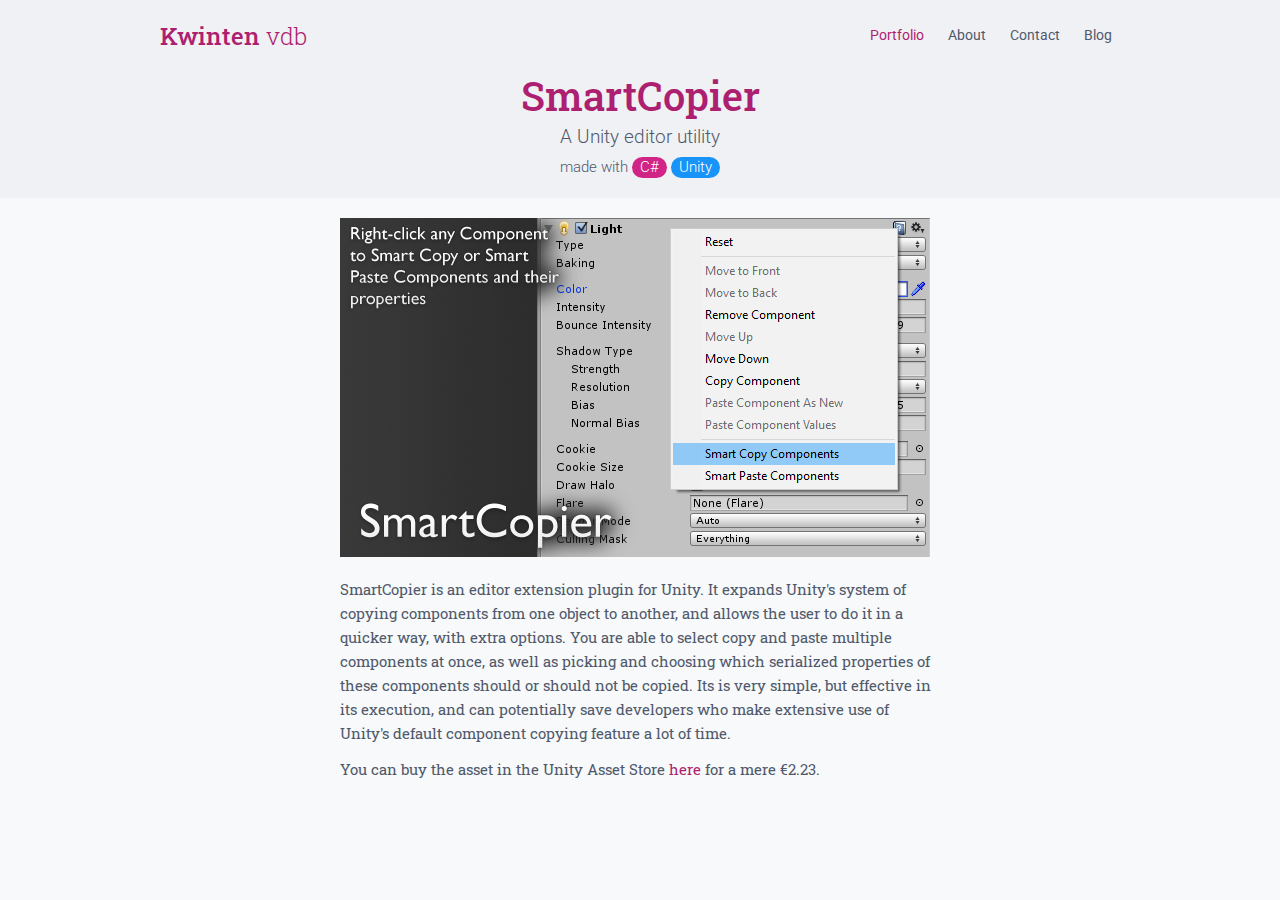
<file: projects/SmartCopier/index.html>
<!doctype html>
<html>
	<head>
		<title>SmartCopier</title>
		<meta name="description" content="A Unity editor utility" />
		<meta name="viewport" content="width=device-width, initial-scale=1.0">
		<link rel="stylesheet" href="/css/purified.css" />
		<link href="https://fonts.googleapis.com/css?family=Roboto:300,400|Roboto+Slab:300,400,700" rel="stylesheet" />
		
		<script src="/bundle.js" type="text/javascript"></script>
	
		<!-- Global Site Tag (gtag.js) - Google Analytics -->
		<script async src="https://www.googletagmanager.com/gtag/js?id=UA-107225758-1"></script>
	</head>	
	<body>
		<div class="hero-fill"></div>
		<div>
			<div class="section-hero">
				<div class="grid-lg container">
					<header class="navbar">
						<section class="navbar-section">
							<a href="/"><h4 class="serif">Kwinten <span class="light">vdb</span></h4></a>
						</section>
						<section class="navbar-section">
							<a href="/" class="btn btn-link  active">Portfolio</a>
							<a href="/about" class="btn btn-link ">About</a>
							<a href="/contact" class="btn btn-link ">Contact</a>
							<a href="/blog" class="btn btn-link ">Blog</a>
						</section>
					</header>
				</div>
			</div><div class="page-intro text-center">
	<h1 class="m-0">SmartCopier</h1>
	<h4 class="mb-2"><small>A Unity editor utility</small></h4>
	<div class="text-weight-light">
		made with
			<span class="label label-rounded label-primary-light">C#</span>
			<span class="label label-rounded label-secondary">Unity</span>
	</div>
</div>

<div class="section-page">
	<div class="grid-sm container">
		<div id="img-carousel">
				<img src=/assets/projects/SmartCopier/screenshot1.png class="img-responsive project-img" >
		</div>
		<p>SmartCopier is an editor extension plugin for Unity. It expands Unity&#39;s system of copying components from one object to another, and allows the user to do it in a quicker way, with extra options. You are able to select copy and paste multiple components at once, as well as picking and choosing which serialized properties of these components should or should not be copied. Its is very simple, but effective in its execution, and can potentially save developers who make extensive use of Unity&#39;s default component copying feature a lot of time.</p>
<p>You can buy the asset in the Unity Asset Store <a href="https://assetstore.unity.com/packages/tools/utilities/smartcopier-51298">here</a> for a mere €2.23.</p>

	</div>
</div>
		</div>
	</body>
</html>
</file>
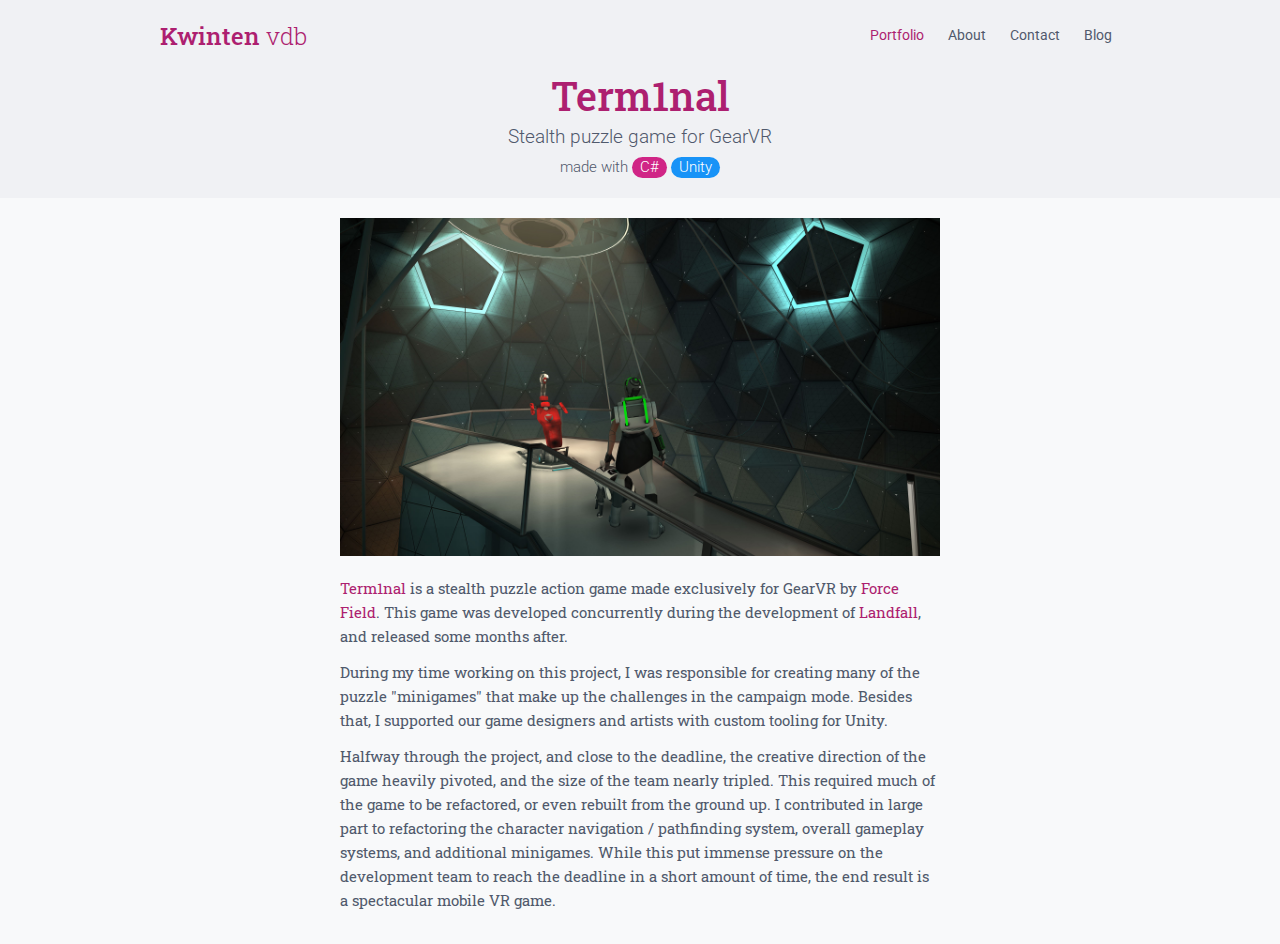
<file: projects/Term1nal/index.html>
<!doctype html>
<html>
	<head>
		<title>Term1nal</title>
		<meta name="description" content="Stealth puzzle game for GearVR" />
		<meta name="viewport" content="width=device-width, initial-scale=1.0">
		<link rel="stylesheet" href="/css/purified.css" />
		<link href="https://fonts.googleapis.com/css?family=Roboto:300,400|Roboto+Slab:300,400,700" rel="stylesheet" />
		
		<script src="/bundle.js" type="text/javascript"></script>
	
		<!-- Global Site Tag (gtag.js) - Google Analytics -->
		<script async src="https://www.googletagmanager.com/gtag/js?id=UA-107225758-1"></script>
	</head>	
	<body>
		<div class="hero-fill"></div>
		<div>
			<div class="section-hero">
				<div class="grid-lg container">
					<header class="navbar">
						<section class="navbar-section">
							<a href="/"><h4 class="serif">Kwinten <span class="light">vdb</span></h4></a>
						</section>
						<section class="navbar-section">
							<a href="/" class="btn btn-link  active">Portfolio</a>
							<a href="/about" class="btn btn-link ">About</a>
							<a href="/contact" class="btn btn-link ">Contact</a>
							<a href="/blog" class="btn btn-link ">Blog</a>
						</section>
					</header>
				</div>
			</div><div class="page-intro text-center">
	<h1 class="m-0">Term1nal</h1>
	<h4 class="mb-2"><small>Stealth puzzle game for GearVR</small></h4>
	<div class="text-weight-light">
		made with
			<span class="label label-rounded label-primary-light">C#</span>
			<span class="label label-rounded label-secondary">Unity</span>
	</div>
</div>

<div class="section-page">
	<div class="grid-sm container">
		<div id="img-carousel">
				<img src=/assets/projects/Term1nal/screenshot1.jpg class="img-responsive project-img" >
				<img src=/assets/projects/Term1nal/screenshot2.jpg class="img-responsive project-img" style="display: none">
				<img src=/assets/projects/Term1nal/screenshot3.jpg class="img-responsive project-img" style="display: none">
		</div>
		<p><a href="http://term1nal.com/">Term1nal</a> is a stealth puzzle action game made exclusively for GearVR by <a href="https://forcefieldvr.com/">Force Field</a>. This game was developed concurrently during the development of <a href="/projects/Landfall">Landfall</a>, and released some months after.</p>
<p>During my time working on this project, I was responsible for creating many of the puzzle &quot;minigames&quot; that make up the challenges in the campaign mode. Besides that, I supported our game designers and artists with custom tooling for Unity.</p>
<p>Halfway through the project, and close to the deadline, the creative direction of the game heavily pivoted, and the size of the team nearly tripled. This required much of the game to be refactored, or even rebuilt from the ground up. I contributed in large part to refactoring the character navigation / pathfinding system, overall gameplay systems, and additional minigames. While this put immense pressure on the development team to reach the deadline in a short amount of time, the end result is a spectacular mobile VR game.</p>

	</div>
</div>
		</div>
	</body>
</html>
</file>
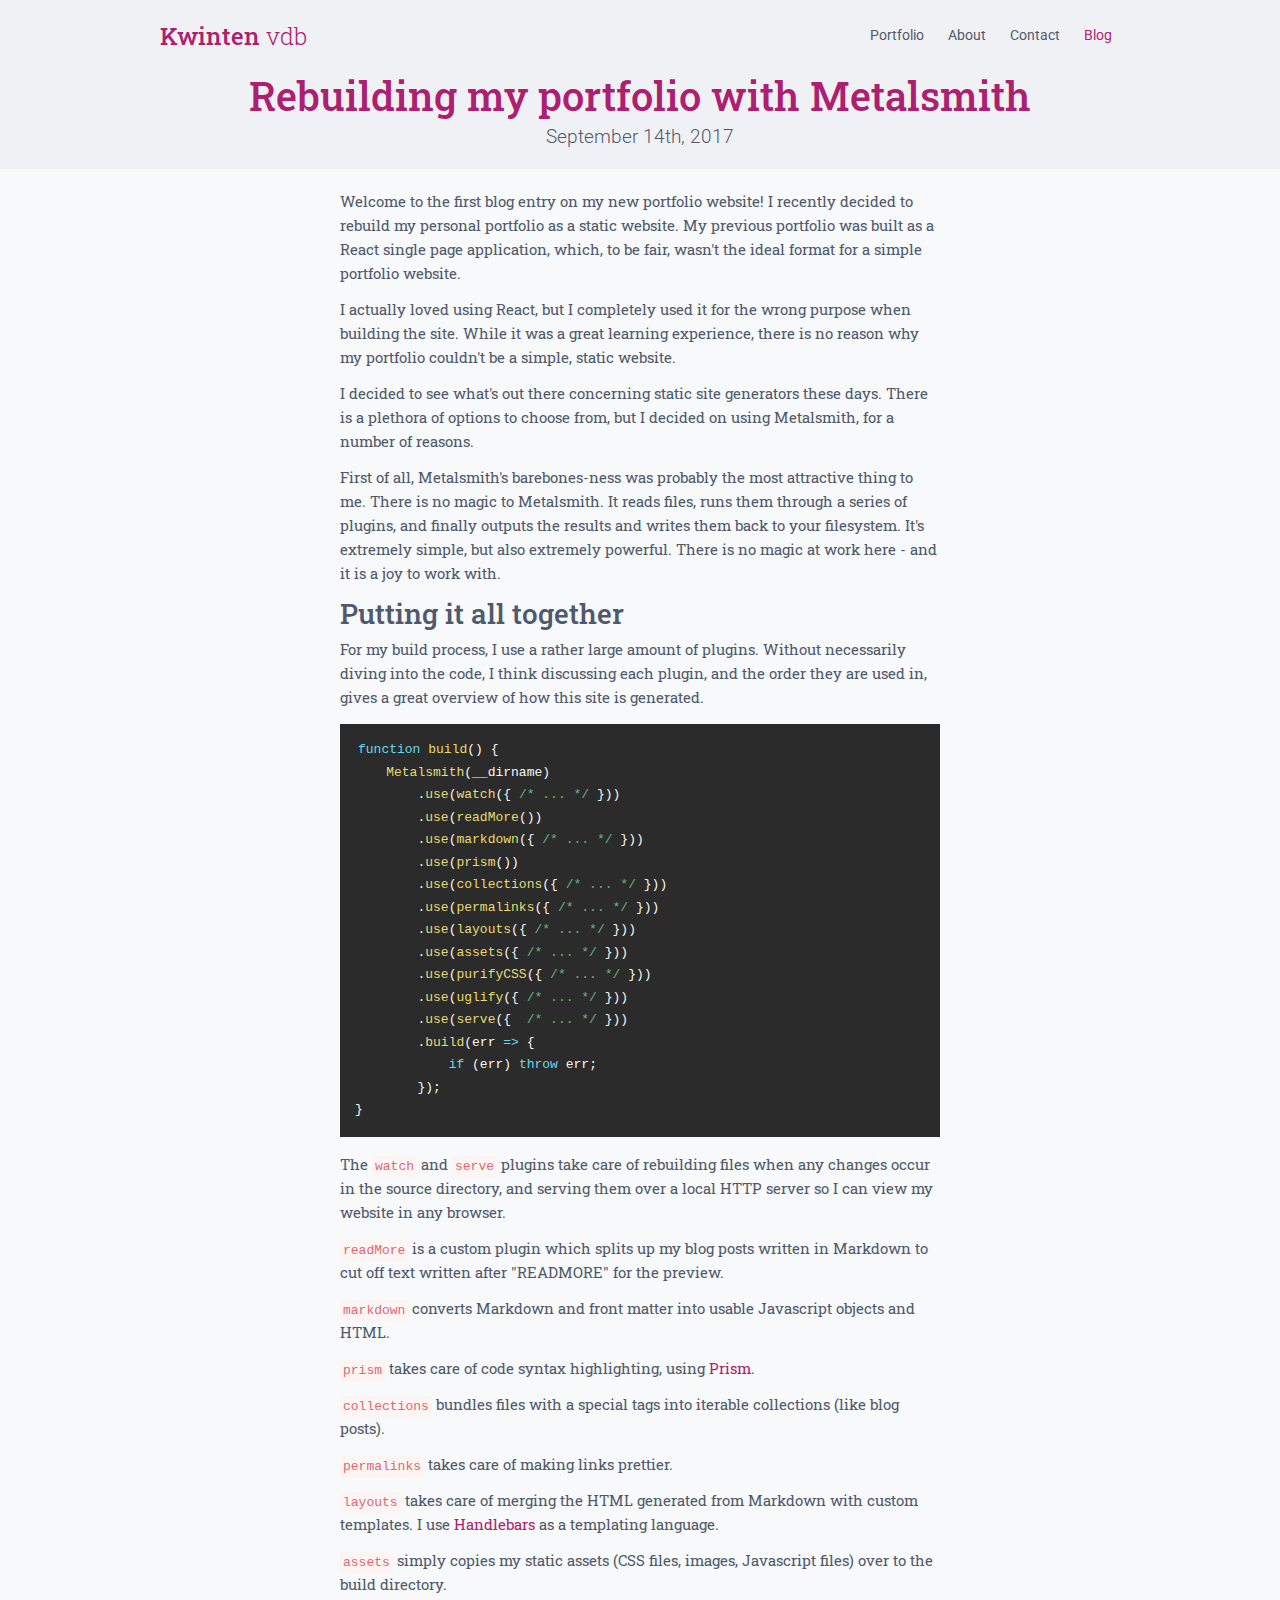
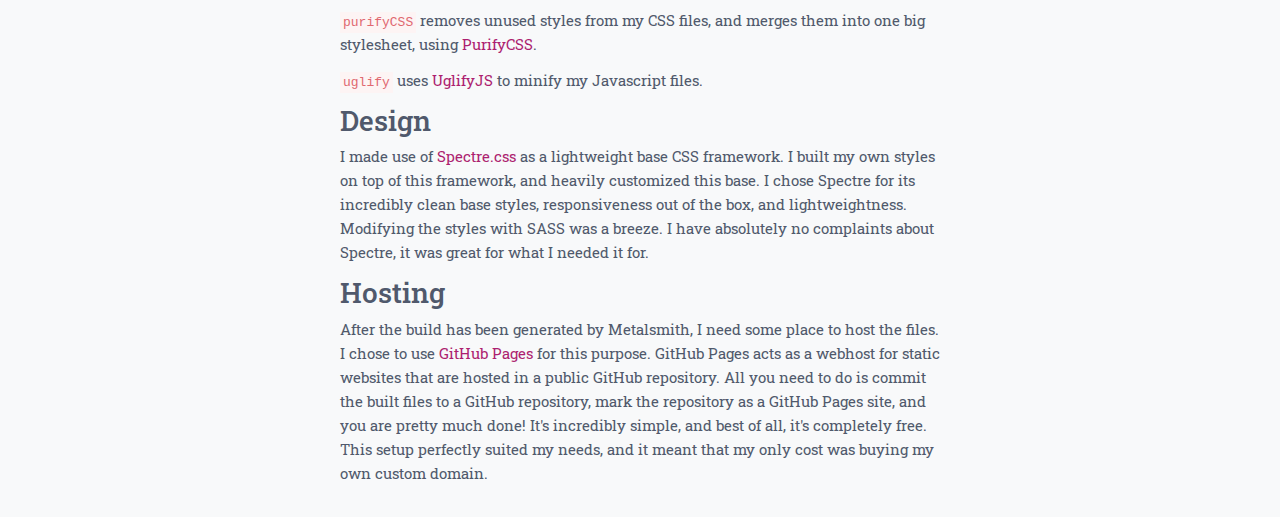
<file: blog/1/rebuilding-my-portfolio-with-metalsmith/index.html>
<!doctype html>
<html>
	<head>
		<title>Rebuilding my portfolio with Metalsmith</title>
		<meta name="description" content="" />
		<meta name="viewport" content="width=device-width, initial-scale=1.0">
		<link rel="stylesheet" href="/css/purified.css" />
		<link href="https://fonts.googleapis.com/css?family=Roboto:300,400|Roboto+Slab:300,400,700" rel="stylesheet" />
		
		<script src="/bundle.js" type="text/javascript"></script>
	
		<!-- Global Site Tag (gtag.js) - Google Analytics -->
		<script async src="https://www.googletagmanager.com/gtag/js?id=UA-107225758-1"></script>
	</head>	
	<body>
		<div class="hero-fill"></div>
		<div>
			<div class="section-hero">
				<div class="grid-lg container">
					<header class="navbar">
						<section class="navbar-section">
							<a href="/"><h4 class="serif">Kwinten <span class="light">vdb</span></h4></a>
						</section>
						<section class="navbar-section">
							<a href="/" class="btn btn-link  ">Portfolio</a>
							<a href="/about" class="btn btn-link ">About</a>
							<a href="/contact" class="btn btn-link ">Contact</a>
							<a href="/blog" class="btn btn-link active">Blog</a>
						</section>
					</header>
				</div>
			</div><div class="page-intro text-center">
	<h1 class="m-0">Rebuilding my portfolio with Metalsmith</h1>
	<h4 class="mb-0"><small>September 14th, 2017</small></h4>
</div>

<div class="section-page">
	<div class="grid-sm container">
		<p>Welcome to the first blog entry on my new portfolio website!
I recently decided to rebuild my personal portfolio as a static website. My previous portfolio was built as a React single page application, which, to be fair, wasn&apos;t the ideal format for a simple portfolio website.</p>
<p>I actually loved using React, but I completely used it for the wrong purpose when building the site. While it was a great learning experience, there is no reason why my portfolio couldn&apos;t be a simple, static website.</p>
<p>I decided to see what&apos;s out there concerning static site generators these days. There is a plethora of options to choose from, but I decided on using Metalsmith, for a number of reasons.</p>
<p>First of all, Metalsmith&apos;s barebones-ness was probably the most attractive thing to me. There is no magic to Metalsmith. It reads files, runs them through a series of plugins, and finally outputs the results and writes them back to your filesystem. It&apos;s extremely simple, but also extremely powerful. There is no magic at work here - and it is a joy to work with.</p>
<h3 id="putting-it-all-together">Putting it all together</h3>
<p>For my build process, I use a rather large amount of plugins. Without necessarily diving into the code, I think discussing each plugin, and the order they are used in, gives a great overview of how this site is generated.</p>
<pre class="language-javascript"><code class="language-javascript"><span class="token keyword">function</span> <span class="token function">build</span><span class="token punctuation">(</span><span class="token punctuation">)</span> <span class="token punctuation">{</span>
    <span class="token function">Metalsmith</span><span class="token punctuation">(</span>__dirname<span class="token punctuation">)</span>
        <span class="token punctuation">.</span><span class="token function">use</span><span class="token punctuation">(</span><span class="token function">watch</span><span class="token punctuation">(</span><span class="token punctuation">{</span> <span class="token comment" spellcheck="true">/* ... */</span> <span class="token punctuation">}</span><span class="token punctuation">)</span><span class="token punctuation">)</span>
        <span class="token punctuation">.</span><span class="token function">use</span><span class="token punctuation">(</span><span class="token function">readMore</span><span class="token punctuation">(</span><span class="token punctuation">)</span><span class="token punctuation">)</span>
        <span class="token punctuation">.</span><span class="token function">use</span><span class="token punctuation">(</span><span class="token function">markdown</span><span class="token punctuation">(</span><span class="token punctuation">{</span> <span class="token comment" spellcheck="true">/* ... */</span> <span class="token punctuation">}</span><span class="token punctuation">)</span><span class="token punctuation">)</span>
        <span class="token punctuation">.</span><span class="token function">use</span><span class="token punctuation">(</span><span class="token function">prism</span><span class="token punctuation">(</span><span class="token punctuation">)</span><span class="token punctuation">)</span>
        <span class="token punctuation">.</span><span class="token function">use</span><span class="token punctuation">(</span><span class="token function">collections</span><span class="token punctuation">(</span><span class="token punctuation">{</span> <span class="token comment" spellcheck="true">/* ... */</span> <span class="token punctuation">}</span><span class="token punctuation">)</span><span class="token punctuation">)</span>
        <span class="token punctuation">.</span><span class="token function">use</span><span class="token punctuation">(</span><span class="token function">permalinks</span><span class="token punctuation">(</span><span class="token punctuation">{</span> <span class="token comment" spellcheck="true">/* ... */</span> <span class="token punctuation">}</span><span class="token punctuation">)</span><span class="token punctuation">)</span>
        <span class="token punctuation">.</span><span class="token function">use</span><span class="token punctuation">(</span><span class="token function">layouts</span><span class="token punctuation">(</span><span class="token punctuation">{</span> <span class="token comment" spellcheck="true">/* ... */</span> <span class="token punctuation">}</span><span class="token punctuation">)</span><span class="token punctuation">)</span>
        <span class="token punctuation">.</span><span class="token function">use</span><span class="token punctuation">(</span><span class="token function">assets</span><span class="token punctuation">(</span><span class="token punctuation">{</span> <span class="token comment" spellcheck="true">/* ... */</span> <span class="token punctuation">}</span><span class="token punctuation">)</span><span class="token punctuation">)</span>
        <span class="token punctuation">.</span><span class="token function">use</span><span class="token punctuation">(</span><span class="token function">purifyCSS</span><span class="token punctuation">(</span><span class="token punctuation">{</span> <span class="token comment" spellcheck="true">/* ... */</span> <span class="token punctuation">}</span><span class="token punctuation">)</span><span class="token punctuation">)</span>
        <span class="token punctuation">.</span><span class="token function">use</span><span class="token punctuation">(</span><span class="token function">uglify</span><span class="token punctuation">(</span><span class="token punctuation">{</span> <span class="token comment" spellcheck="true">/* ... */</span> <span class="token punctuation">}</span><span class="token punctuation">)</span><span class="token punctuation">)</span>
        <span class="token punctuation">.</span><span class="token function">use</span><span class="token punctuation">(</span><span class="token function">serve</span><span class="token punctuation">(</span><span class="token punctuation">{</span>  <span class="token comment" spellcheck="true">/* ... */</span> <span class="token punctuation">}</span><span class="token punctuation">)</span><span class="token punctuation">)</span>
        <span class="token punctuation">.</span><span class="token function">build</span><span class="token punctuation">(</span>err <span class="token operator">=&gt;</span> <span class="token punctuation">{</span>
            <span class="token keyword">if</span> <span class="token punctuation">(</span>err<span class="token punctuation">)</span> <span class="token keyword">throw</span> err<span class="token punctuation">;</span>
        <span class="token punctuation">}</span><span class="token punctuation">)</span><span class="token punctuation">;</span>
<span class="token punctuation">}</span>
</code></pre>
<p>The <code>watch</code> and <code>serve</code> plugins take care of rebuilding files when any changes occur in the source directory, and serving them over a local HTTP server so I can view my website in any browser.</p>
<p><code>readMore</code> is a custom plugin which splits up my blog posts written in Markdown to cut off text written after &quot;READMORE&quot; for the preview.</p>
<p><code>markdown</code> converts Markdown and front matter into usable Javascript objects and HTML.</p>
<p><code>prism</code> takes care of code syntax highlighting, using <a href="http://prismjs.com/">Prism</a>.</p>
<p><code>collections</code> bundles files with a special tags into iterable collections (like blog posts).</p>
<p><code>permalinks</code> takes care of making links prettier.</p>
<p><code>layouts</code> takes care of merging the HTML generated from Markdown with custom templates. I use <a href="http://handlebarsjs.com/">Handlebars</a> as a templating language.</p>
<p><code>assets</code> simply copies my static assets (CSS files, images, Javascript files) over to the build directory.</p>
<p><code>purifyCSS</code> removes unused styles from my CSS files, and merges them into one big stylesheet, using <a href="https://github.com/purifycss/purifycss">PurifyCSS</a>.</p>
<p><code>uglify</code> uses <a href="https://github.com/mishoo/UglifyJS2">UglifyJS</a> to minify my Javascript files.</p>
<h3 id="design">Design</h3>
<p>I made use of <a href="https://picturepan2.github.io/spectre/index.html">Spectre.css</a> as a lightweight base CSS framework. I built my own styles on top of this framework, and heavily customized this base. I chose Spectre for its incredibly clean base styles, responsiveness out of the box, and lightweightness. Modifying the styles with SASS was a breeze. I have absolutely no complaints about Spectre, it was great for what I needed it for.</p>
<h3 id="hosting">Hosting</h3>
<p>After the build has been generated by Metalsmith, I need some place to host the files. I chose to use <a href="https://pages.github.com/">GitHub Pages</a> for this purpose. GitHub Pages acts as a webhost for static websites that are hosted in a public GitHub repository. All you need to do is commit the built files to a GitHub repository, mark the repository as a GitHub Pages site, and you are pretty much done! It&apos;s incredibly simple, and best of all, it&apos;s completely free. This setup perfectly suited my needs, and it meant that my only cost was buying my own custom domain.</p>

	</div>
</div>
		</div>
	</body>
</html>
</file>
<file: css/purified.css>
code[class*=language-],pre[class*=language-]{color:#f8f8f2;background:0 0;font-family:Consolas,Monaco,'Andale Mono','Ubuntu Mono',monospace;text-align:left;white-space:pre;word-spacing:normal;word-break:normal;word-wrap:normal;line-height:1.5;-moz-tab-size:4;-o-tab-size:4;tab-size:4;-webkit-hyphens:none;-moz-hyphens:none;-ms-hyphens:none;hyphens:none}pre[class*=language-]{padding:1em;overflow:auto}:not(pre)>code[class*=language-],pre[class*=language-]{background:#2b2b2b}:not(pre)>code[class*=language-]{padding:.1em;border-radius:.3em;white-space:normal}.token.comment,.token.doctype{color:#6cb380}.token.punctuation{color:#f8f8f2}.token.tag{color:#f92672}.token.number{color:#ae81ff}.token.operator{color:#66d9ef}.token.function{color:#e6db74}.token.keyword{color:#66d9ef}.token.bold{font-weight:700}.carousel{background:#f8f9fa;display:block;overflow:hidden;position:relative;width:100%}.carousel .carousel-container{height:100%;left:0;position:relative}.carousel .carousel-container::before{content:"";display:block;padding-bottom:56.25%}.carousel .carousel-container .carousel-item{animation:carousel-slideout 1s ease-in-out 1;height:100%;left:0;margin:0;opacity:0;position:absolute;top:0;width:100%}@keyframes carousel-slidein{0%{transform:translateX(100%)}100%{transform:translateX(0)}}@keyframes carousel-slideout{0%{opacity:1;transform:translateX(0)}100%{opacity:1;transform:translateX(-50%)}}@keyframes first-run{0%{width:0}25%{width:2.4rem}50%{width:.8rem}75%{width:1.2rem}100%{width:0}}.progress{-webkit-appearance:none;-moz-appearance:none;appearance:none;background:#f0f1f4;border:0;border-radius:0;color:#ad1f70;height:2rem;position:relative;width:100%}.progress::-webkit-progress-bar{background:0 0;border-radius:0}.progress::-webkit-progress-value{background:#ad1f70;border-radius:0}.progress::-moz-progress-bar{background:#ad1f70;border-radius:0}.progress:indeterminate{animation:progress-indeterminate 1.5s linear infinite;background:#f0f1f4 linear-gradient(to right,#ad1f70 30%,#f0f1f4 30%) top left/150% 150% no-repeat}.progress:indeterminate::-moz-progress-bar{background:0 0}@keyframes progress-indeterminate{0%{background-position:200% 0}100%{background-position:-200% 0}},html{font-family:sans-serif;-webkit-text-size-adjust:100%;-ms-text-size-adjust:100%}body{margin:0}footer,header,section{display:block}h1{font-size:2em;margin:.67em 0}main{display:block}a{background-color:transparent;-webkit-text-decoration-skip:objects}a:active,a:hover{outline-width:0}b{font-weight:inherit}b{font-weight:bolder}code,pre{font-family:"SF Mono","Segoe UI Mono","Roboto Mono",Menlo,Courier,monospace;font-size:1em}small{font-size:80%;font-weight:300}video{display:inline-block}img{border-style:none}svg:not(:root){overflow:hidden}button,select{font-family:inherit;font-size:inherit;line-height:inherit;margin:0}button{overflow:visible}button,select{text-transform:none}[type=reset],[type=submit],button,html [type=button]{-webkit-appearance:button}[type=button]::-moz-focus-inner,[type=reset]::-moz-focus-inner,[type=submit]::-moz-focus-inner,button::-moz-focus-inner{border-style:none;padding:0}progress{display:inline-block;vertical-align:baseline}[type=checkbox],[type=radio]{box-sizing:border-box;padding:0}[type=number]::-webkit-inner-spin-button,[type=number]::-webkit-outer-spin-button{height:auto}[type=search]{-webkit-appearance:textfield;outline-offset:-2px}[type=search]::-webkit-search-cancel-button,[type=search]::-webkit-search-decoration{-webkit-appearance:none}::-webkit-file-upload-button{-webkit-appearance:button;font:inherit}[hidden]{display:none}*,::after,::before{box-sizing:inherit}html{box-sizing:border-box;font-size:20px;line-height:1.428571429;-webkit-tap-highlight-color:transparent}body{background:#f8f9fa;color:#50596c;font-family:Roboto,-apple-system,system-ui,BlinkMacSystemFont,"Segoe UI",Roboto,"Helvetica Neue",sans-serif;font-size:.75rem;overflow-x:hidden;text-rendering:optimizeLegibility}a{color:#ad1f70;outline:0;text-decoration:none}a:focus{box-shadow:0 0 0 .1rem rgba(173,31,112,.2)}a.active,a:active,a:focus,a:hover{color:#971b62;text-decoration:underline}h1,h2,h3,h4,h5,h6{color:inherit;font-family:"Roboto Slab",serif;font-weight:500;line-height:1.2;margin-bottom:.25em;margin-top:0}h1 span.light,h2 span.light,h3 span.light,h4 span.light,h5 span.light,h6 span.light{font-weight:300}h1 small,h2 small,h3 small,h4 small,h5 small,h6 small{font-family:Roboto,-apple-system,system-ui,BlinkMacSystemFont,"Segoe UI",Roboto}.h1,.h2,.h3,.h4,.h5,.h6{font-weight:500}.h1,h1{font-size:2rem}.h2,h2{font-size:1.6rem}.h3,h3{font-size:1.4rem}.h4,h4{font-size:1.2rem}.h5,h5{font-size:1rem}.h6,h6{font-size:.8rem}p{font-family:"Roboto Slab",serif;line-height:1.2rem;margin:0 0 .6rem}a{-webkit-text-decoration-skip:ink edges;text-decoration-skip:ink edges}mark{background:#ffe9b3;border-radius:0;color:#50596c;padding:.05rem}ul{font-family:"Roboto Slab",serif;margin:.6rem 0 .6rem .6rem;padding:0}ul ul{margin:.6rem 0 .6rem .6rem}ul li{margin-top:.4rem}ul{list-style:disc inside}ul ul{list-style-type:circle}:lang(zh){font-family:Roboto,-apple-system,system-ui,BlinkMacSystemFont,"Segoe UI",Roboto,"PingFang SC","Hiragino Sans GB","Microsoft YaHei","Helvetica Neue",sans-serif}:lang(ja){font-family:Roboto,-apple-system,system-ui,BlinkMacSystemFont,"Segoe UI",Roboto,"Hiragino Sans","Hiragino Kaku Gothic Pro","Yu Gothic",YuGothic,Meiryo,"Helvetica Neue",sans-serif}:lang(ko){font-family:Roboto,-apple-system,system-ui,BlinkMacSystemFont,"Segoe UI",Roboto,"Malgun Gothic","Helvetica Neue",sans-serif}:lang(ja) s+s,:lang(zh) s+s{margin-left:.125em}.btn{-webkit-appearance:none;-moz-appearance:none;appearance:none;background:#fff;border:.05rem solid #ad1f70;border-radius:0;color:#ad1f70;cursor:pointer;display:inline-block;font-size:.7rem;height:1.6rem;line-height:1rem;outline:0;padding:.25rem .4rem;text-align:center;text-decoration:none;transition:all .2s ease;-webkit-user-select:none;-moz-user-select:none;-ms-user-select:none;user-select:none;vertical-align:middle;white-space:nowrap}.btn:focus{box-shadow:0 0 0 .1rem rgba(173,31,112,.2)}.btn:focus,.btn:hover{background:#1893f7;border-color:#a01d68;text-decoration:none}.btn.active,.btn:active{background:#a01d68;border-color:#8a195a;color:#fff;text-decoration:none}.btn:disabled,.btn[disabled]{cursor:default;opacity:.5;pointer-events:none}.btn.btn-primary{background:#ad1f70;border-color:#a01d68;color:#fff}.btn.btn-primary:focus,.btn.btn-primary:hover{background:#971b62;border-color:#8a195a;color:#fff}.btn.btn-primary.active,.btn.btn-primary:active{background:#8f1a5c;border-color:#821754;color:#fff}.btn.btn-link{background:0 0;border-color:transparent;color:#ad1f70}.btn.btn-link.active,.btn.btn-link:active,.btn.btn-link:focus,.btn.btn-link:hover{color:#971b62}.btn.btn-sm{font-size:.6rem;height:1.2rem;padding:.05rem .3rem}.btn.btn-lg{font-size:.75rem;height:2rem;padding:.45rem .6rem}.btn.btn-block{display:block;width:100%}.btn.btn-action{padding-left:0;padding-right:0;width:1.6rem}.btn.btn-action.btn-sm{width:1.2rem}.btn.btn-action.btn-lg{width:2rem}.btn.btn-clear{background:0 0;border:0;color:currentColor;height:.8rem;line-height:.8rem;margin-left:.2rem;margin-right:-2px;opacity:.45;padding:0 2px;text-decoration:none;width:.8rem}.btn.btn-clear:hover{opacity:.85}.btn.btn-clear::before{content:"\2715"}.form-label{display:block;padding:.3rem 0}.form-label.label-sm{padding:.1rem 0}.form-label.label-lg{padding:.5rem 0}.form-select{-webkit-appearance:none;-moz-appearance:none;appearance:none;border:.05rem solid #caced7;border-radius:0;color:inherit;font-size:.7rem;height:1.6rem;line-height:1rem;outline:0;padding:.25rem .4rem;vertical-align:middle;width:100%}.form-select[multiple],.form-select[size]{height:auto}.form-select:not([multiple]):not([size]){background:#fff url("data:image/svg+xml;charset=utf8,%3Csvg xmlns='http://www.w3.org/2000/svg' viewBox='0 0 4 5'%3E%3Cpath fill='%23667189' d='M2 0L0 2h4zm0 5L0 3h4z'/%3E%3C/svg%3E") no-repeat right .35rem center/.4rem .5rem;padding-right:1.1rem}.form-select:focus{border-color:#ad1f70;box-shadow:0 0 0 .1rem rgba(173,31,112,.2)}.form-select::-ms-expand{display:none}.form-select.select-sm{font-size:.6rem;height:1.2rem;padding:.05rem 1.1rem .05rem .4rem}.form-select.select-lg{font-size:.75rem;height:2rem;padding:.45rem 1.1rem .45rem .4rem}.form-select.is-success,.has-success .form-select{border-color:#20bf55}.form-select.is-success:focus,.has-success .form-select:focus{box-shadow:0 0 0 .1rem rgba(32,191,85,.2)}.form-select:disabled{background-color:#f0f1f4;cursor:not-allowed;opacity:.5}.label{background:#f8f9fa;border-radius:0;color:#5b657a;display:inline-block;line-height:1;padding:.15rem}.label.label-rounded{border-radius:5rem;padding-left:.4rem;padding-right:.4rem}.label.label-primary{background:#ad1f70;color:#fff}.label.label-primary-light{background:#d02586;color:#fff}.label.label-secondary{background:#1893f7;color:#fff}.label.label-success{background:#20bf55;color:#fff}code{background:#fdf4f4;border-radius:0;color:#e06870;font-size:.65rem;line-height:1;padding:.15rem}.code{border-radius:0;color:#50596c;line-height:1rem;position:relative}.code::before{color:#acb3c2;content:attr(data-lang);font-size:.6rem;position:absolute;right:.4rem;top:.1rem}.code code{background:#f8f9fa;color:inherit;display:block;line-height:inherit;overflow-x:auto;padding:1rem;width:100%}.img-responsive{display:block;height:auto;max-width:100%}.video-responsive{display:block;overflow:hidden;padding:0;position:relative;width:100%}.video-responsive::before{content:"";display:block;padding-bottom:56.25%}.video-responsive object{border:0;bottom:0;height:100%;left:0;position:absolute;right:0;top:0;width:100%}video.video-responsive{height:auto;max-width:100%}video.video-responsive::before{content:none}.video-responsive-4-3::before{padding-bottom:75%}.video-responsive-1-1::before{padding-bottom:100%}.container{margin-left:auto;margin-right:auto;padding-left:.4rem;padding-right:.4rem;width:100%}.container.grid-lg{max-width:976px}.container.grid-md{max-width:856px}.container.grid-sm{max-width:616px}.container.grid-xs{max-width:496px}.columns{display:flex;display:-ms-flexbox;-ms-flex-wrap:wrap;flex-wrap:wrap;margin-left:-.4rem;margin-right:-.4rem}.column{-ms-flex:1;flex:1;max-width:100%;padding-left:.4rem;padding-right:.4rem}.column.col-1,.column.col-10,.column.col-11,.column.col-12,.column.col-2,.column.col-3,.column.col-4,.column.col-5,.column.col-6,.column.col-7,.column.col-8,.column.col-9{-ms-flex:none;flex:none}.col-12{width:100%}.col-11{width:91.66666667%}.col-10{width:83.33333333%}.col-9{width:75%}.col-8{width:66.66666667%}.col-7{width:58.33333333%}.col-6{width:50%}.col-5{width:41.66666667%}.col-4{width:33.33333333%}.col-3{width:25%}.col-2{width:16.66666667%}.col-1{width:8.33333333%}@media (max-width:960px){.col-lg-1,.col-lg-10,.col-lg-11,.col-lg-12,.col-lg-2,.col-lg-3,.col-lg-4,.col-lg-5,.col-lg-6,.col-lg-7,.col-lg-8,.col-lg-9{-ms-flex:none;flex:none}.col-lg-12{width:100%}.col-lg-11{width:91.66666667%}.col-lg-10{width:83.33333333%}.col-lg-9{width:75%}.col-lg-8{width:66.66666667%}.col-lg-7{width:58.33333333%}.col-lg-6{width:50%}.col-lg-5{width:41.66666667%}.col-lg-4{width:33.33333333%}.col-lg-3{width:25%}.col-lg-2{width:16.66666667%}.col-lg-1{width:8.33333333%}}@media (max-width:840px){.col-md-1,.col-md-10,.col-md-11,.col-md-12,.col-md-2,.col-md-3,.col-md-4,.col-md-5,.col-md-6,.col-md-7,.col-md-8,.col-md-9{-ms-flex:none;flex:none}.col-md-12{width:100%}.col-md-11{width:91.66666667%}.col-md-10{width:83.33333333%}.col-md-9{width:75%}.col-md-8{width:66.66666667%}.col-md-7{width:58.33333333%}.col-md-6{width:50%}.col-md-5{width:41.66666667%}.col-md-4{width:33.33333333%}.col-md-3{width:25%}.col-md-2{width:16.66666667%}.col-md-1{width:8.33333333%}}@media (max-width:600px){.col-sm-1,.col-sm-10,.col-sm-11,.col-sm-12,.col-sm-2,.col-sm-3,.col-sm-4,.col-sm-5,.col-sm-6,.col-sm-7,.col-sm-8,.col-sm-9{-ms-flex:none;flex:none}.col-sm-12{width:100%}.col-sm-11{width:91.66666667%}.col-sm-10{width:83.33333333%}.col-sm-9{width:75%}.col-sm-8{width:66.66666667%}.col-sm-7{width:58.33333333%}.col-sm-6{width:50%}.col-sm-5{width:41.66666667%}.col-sm-4{width:33.33333333%}.col-sm-3{width:25%}.col-sm-2{width:16.66666667%}.col-sm-1{width:8.33333333%}}@media (max-width:480px){.col-xs-1,.col-xs-10,.col-xs-11,.col-xs-12,.col-xs-2,.col-xs-3,.col-xs-4,.col-xs-5,.col-xs-6,.col-xs-7,.col-xs-8,.col-xs-9{-ms-flex:none;flex:none}.col-xs-12{width:100%}.col-xs-11{width:91.66666667%}.col-xs-10{width:83.33333333%}.col-xs-9{width:75%}.col-xs-8{width:66.66666667%}.col-xs-7{width:58.33333333%}.col-xs-6{width:50%}.col-xs-5{width:41.66666667%}.col-xs-4{width:33.33333333%}.col-xs-3{width:25%}.col-xs-2{width:16.66666667%}.col-xs-1{width:8.33333333%}}.navbar{align-items:stretch;display:flex;display:-ms-flexbox;-ms-flex-align:stretch;-ms-flex-pack:justify;-ms-flex-wrap:wrap;flex-wrap:wrap;justify-content:space-between}.navbar .navbar-section{align-items:center;display:flex;display:-ms-flexbox;-ms-flex:1 0 0;flex:1 0 0;-ms-flex-align:center}.navbar .navbar-section:last-child{-ms-flex-pack:end;justify-content:flex-end}.navbar .navbar-section a:active,.navbar .navbar-section a:focus,.navbar .navbar-section a:hover{text-decoration:none}.navbar .navbar-section .btn-link{border:none;color:#50596c;font-weight:400;margin-left:.4rem;transition:none}.navbar .navbar-section .btn-link.active,.navbar .navbar-section .btn-link:hover{color:#ad1f70;letter-spacing:-1}.navbar .navbar-center{align-items:center;display:flex;display:-ms-flexbox;-ms-flex:0 0 auto;flex:0 0 auto;-ms-flex-align:center}.bar{background:#e7e9ed;border-radius:1rem;display:flex;display:-ms-flexbox;-ms-flex-wrap:nowrap;flex-wrap:nowrap;height:.8rem;margin-bottom:.4rem;width:100%}.bar.bar-sm{height:.2rem}.bar .bar-item{align-items:center;background:#ad1f70;border-radius:1rem;color:#fff;display:flex;display:-ms-flexbox;-ms-flex-align:center;-ms-flex-negative:0;flex-shrink:0;font-size:.6rem;height:100%;position:relative;width:0}.bar .bar-item .bar-label{line-height:10px;margin-left:.4rem}.bar .bar-item:last-child{-ms-flex-negative:1;flex-shrink:1}.bar .bar-item-primary-0{background:#f7d4e8}.bar .bar-item-secondary-0{background:#fff}.bar .bar-item-success-0{background:#e4faeb}.bar .bar-item-primary-10{background:#f3bedd}.bar .bar-item-secondary-10{background:#f6fbff}.bar .bar-item-success-10{background:#cef7db}.bar .bar-item-primary-20{background:#f0a9d1}.bar .bar-item-secondary-20{background:#ddeffe}.bar .bar-item-success-20{background:#b8f3cc}.bar .bar-item-primary-30{background:#ec93c6}.bar .bar-item-secondary-30{background:#c5e4fd}.bar .bar-item-success-30{background:#a2efbc}.bar .bar-item-primary-40{background:#e87dba}.bar .bar-item-secondary-40{background:#acd8fc}.bar .bar-item-success-40{background:#8cecac}.bar .bar-item-primary-50{background:#e468af}.bar .bar-item-secondary-50{background:#93cdfb}.bar .bar-item-success-50{background:#76e89c}.bar .bar-item-primary-60{background:#e052a3}.bar .bar-item-secondary-60{background:#7bc1fa}.bar .bar-item-success-60{background:#61e48d}.bar .bar-item-primary-70{background:#dc3c98}.bar .bar-item-secondary-70{background:#62b6fa}.bar .bar-item-success-70{background:#4be17d}.bar .bar-item-primary-80{background:#d8278c}.bar .bar-item-secondary-80{background:#49aaf9}.bar .bar-item-success-80{background:#35dd6d}.bar .bar-item-primary-90{background:#c3237e}.bar .bar-item-secondary-90{background:#319ff8}.bar .bar-item-success-90{background:#24d55f}.bar .bar-item-primary-100{background:#ad1f70}.bar .bar-item-secondary-100{background:#1893f7}.bar .bar-item-success-100{background:#20bf55}.card{background:0 0;border-radius:0;display:flex;display:-ms-flexbox;-ms-flex-direction:column;flex-direction:column}.card .card-body,.card .card-footer,.card .card-header{padding:.8rem;padding-bottom:0}.card .card-body:last-child,.card .card-footer:last-child,.card .card-header:last-child{padding-bottom:.8rem}.card .card-image{padding-top:.8rem}.card .card-image:first-child{padding-top:0}.card .card-image:last-child img{border-bottom-left-radius:0;border-bottom-right-radius:0}@keyframes loading{0%{transform:rotate(0)}100%{transform:rotate(360deg)}}@keyframes slide-down{0%{opacity:0;transform:translateY(-1.6rem)}100%{opacity:1;transform:translateY(0)}}.text-primary{color:#ad1f70}a.text-primary:focus,a.text-primary:hover{color:#971b62}.text-secondary{color:#098cf6}a.text-secondary:focus,a.text-secondary:hover{color:#087ede}.text-light{color:#fff}a.text-light:focus,a.text-light:hover{color:#f2f2f2}.text-success{color:#20bf55}a.text-success:focus,a.text-success:hover{color:#1ca94b}.c-hand{cursor:pointer}.c-not-allowed{cursor:not-allowed}.d-block{display:block}.d-none{display:none!important}.divider{display:block;position:relative}.divider[data-content]::after{background:#fff;color:#acb3c2;content:attr(data-content);display:inline-block;font-size:.6rem;padding:0 .4rem;transform:translateY(-.55rem)}.divider{border-top:.05rem solid #e7e9ed;height:.05rem;margin:.4rem 0}.divider[data-content]{margin:.8rem 0}.container::after{clear:both;content:"";display:table}.m-0{margin:0}.mb-0{margin-bottom:0}.my-0{margin-bottom:0;margin-top:0}.m-1{margin:.2rem}.mb-1{margin-bottom:.2rem}.my-1{margin-bottom:.2rem;margin-top:.2rem}.m-2{margin:.4rem}.mb-2{margin-bottom:.4rem}.my-2{margin-bottom:.4rem;margin-top:.4rem}.m-3{margin:.6rem}.mb-3{margin-bottom:.6rem}.my-3{margin-bottom:.6rem;margin-top:.6rem}.m-4{margin:.8rem}.mb-4{margin-bottom:.8rem}.my-4{margin-bottom:.8rem;margin-top:.8rem}.p-0{padding:0}.p-1{padding:.2rem}.p-2{padding:.4rem}.rounded{border-radius:0}.text-right{text-align:right}.text-center{text-align:center}.text-bold{font-weight:700}.text-large{font-size:1.2em}.section-hero{background:#f0f1f4;-ms-flex-pack:justify;justify-content:space-between;padding:1rem 0}.section-hero h4{margin:0}.page-intro{background:#f0f1f4;padding-bottom:1rem}.page-intro h1{color:#ad1f70;font-family:"Roboto Slab",serif}.text-weight-light{font-weight:300}.section-page{padding:1rem 0}.card a{color:inherit;text-decoration:none}.card a:hover{background:#f0f1f4}.card:hover .card-title{color:#ad1f70}.project-card{margin-bottom:1rem}.project-img{margin-bottom:1rem}.btn:focus,a:focus{box-shadow:none}.serif{font-family:"Roboto Slab",serif}.sans{font-family:Roboto,-apple-system,system-ui,BlinkMacSystemFont,"Segoe UI",Roboto}
</file>
